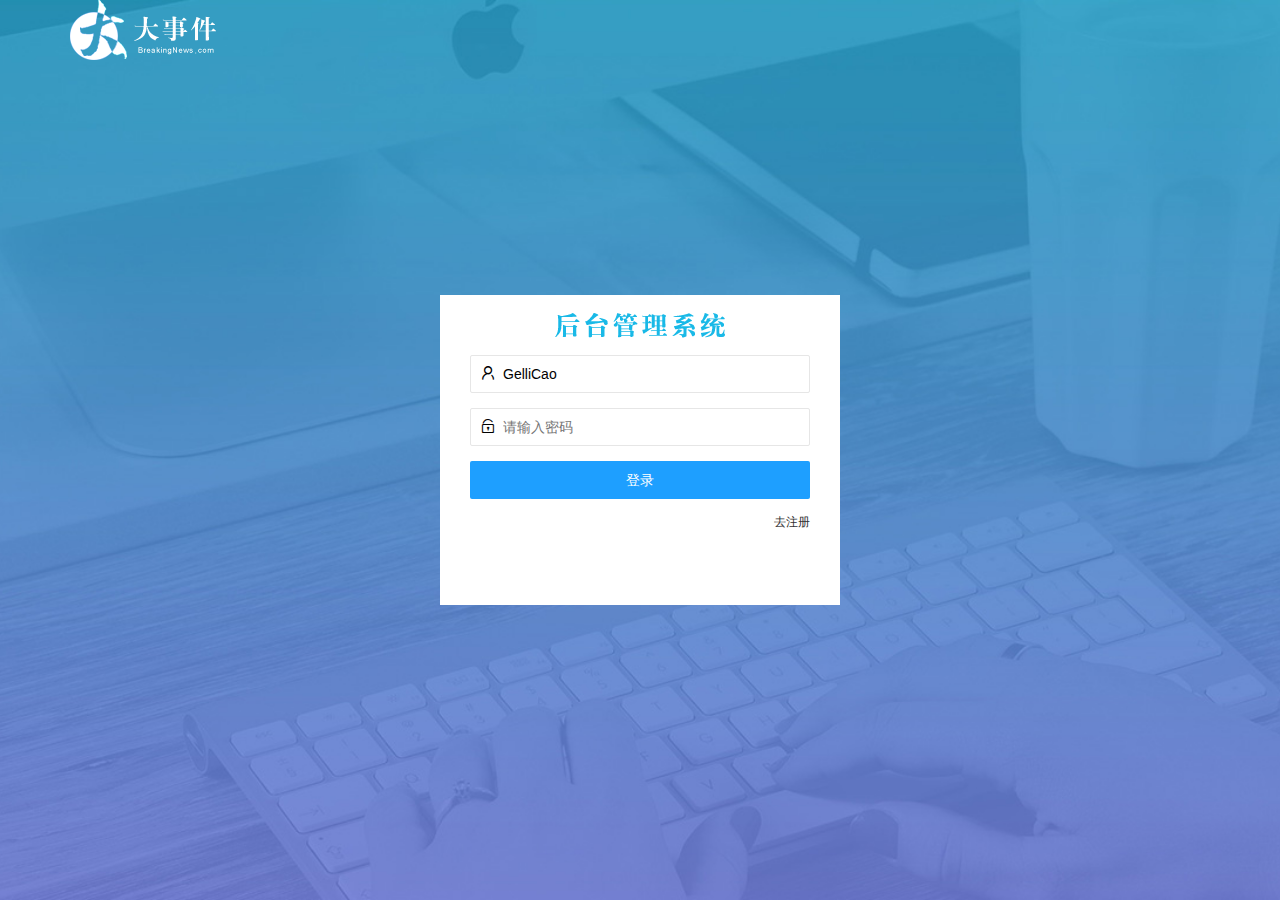
<file: login.html>
<!DOCTYPE html>
<html lang="en">
<head>
    <meta charset="UTF-8">
    <meta name="viewport" content="width=device-width, initial-scale=1.0">
    <title>登录页面</title>
    <link rel="stylesheet" href="/assets/lib/layui/css/layui.css">    
    <link rel="stylesheet" href="/assets/css/login.css">

</head>
<body>
    <!-- logo部分 -->
    <div class="logo layui-main">
        <img src="/assets/images/logo.png" alt="">
    </div>

    <!-- 登录和注册部分 -->
    <div class="loginAndRegBox">
        <!-- 登录部分 顶部图片 -->
        <div class="title-box"></div>
        <!-- 下面的登录注册区 -->
        <!-- 登录 -->
        <div class="login-box">
            <form class="layui-form" id="form_login">
                <div class="layui-form-item">
                    <i class="layui-icon layui-icon-username"></i>
                    <input type="text" name="username" required  lay-verify="required" placeholder="请输入用户名" autocomplete="off" class="layui-input" value="GelliCao">
                </div>
                <div class="layui-form-item">
                    <i class="layui-icon layui-icon-password"></i>
                    <input type="password" name="password" required lay-verify="required|pwd" placeholder="请输入密码" autocomplete="off" class="layui-input">
                </div>
                <div class="layui-form-item">
                    <button class="layui-btn layui-btn-fluid layui-btn-normal" lay-submit lay-filter="formDemo">登录</button>
                </div>
                <div class="layui-form-item links">
                    <a href="javascript:;" id="link_reg">去注册</a>
                </div>
              </form>
        </div>

        <!-- 注册 -->
        <div class="reg-box">
            <form class="layui-form" id="form_reg">
                <div class="layui-form-item">
                    <i class="layui-icon layui-icon-username"></i>
                    <input type="text" name="username" required  lay-verify="required" placeholder="请输入用户名" autocomplete="off" class="layui-input">
                </div>
                <div class="layui-form-item">
                    <i class="layui-icon layui-icon-password"></i>
                    <input type="password" name="password" required lay-verify="required|pwd" placeholder="请输入密码" autocomplete="off" class="layui-input">
                </div>
                <div class="layui-form-item">
                    <i class="layui-icon layui-icon-password"></i>
                    <input type="password" name="repassword" required lay-verify="required|repwd" placeholder="再次输入密码" autocomplete="off" class="layui-input">
                </div>
                <div class="layui-form-item">
                    <button class="layui-btn layui-btn-fluid layui-btn-normal" lay-submit lay-filter="formDemo">注册</button>
                </div>
                <div class="layui-form-item links">
                    <a href="javascript:;" id="link_login">去登录</a>
                </div>
              </form>
        </div>
    </div>

    <!-- 导入layui的js文件 -->
    <script src="/assets/lib/layui/layui.all.js"></script>
    <!-- 引入jQuery -->
    <script src="/assets/lib/jquery.js"></script>
    <!-- 导入自己封装的API函数 -->
    <script src="/assets/js/baseAPI.js"></script>
    <!-- 页面登录逻辑 -->
    <script src="/assets/js/login.js"></script>
</body>
</html>
</file>
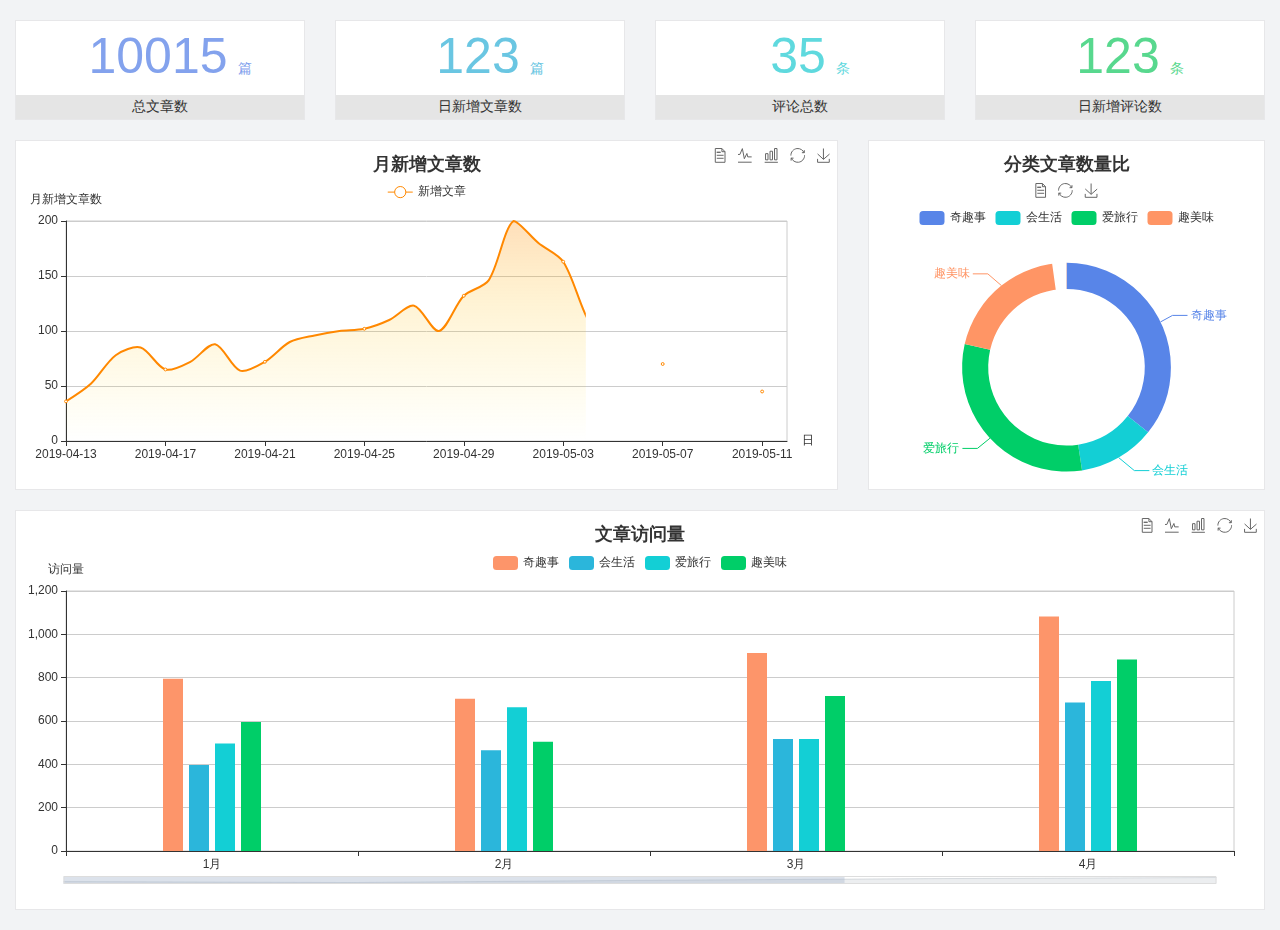
<file: home/dashboard.html>
<!DOCTYPE html>
<html lang="en">

<head>
  <meta charset="UTF-8">
  <meta name="viewport" content="width=device-width, initial-scale=1.0">
  <meta http-equiv="X-UA-Compatible" content="ie=edge">
  <title>图表统计</title>
  <link rel="stylesheet" href="../../assets/lib/bootstrap.css" />
  <link rel="stylesheet" href="../../assets/lib/main.css" />
  <script src="../../assets/lib/jquery.js"></script>
  <script type="text/javascript" src="../../assets/lib/echarts.min.js"></script>
</head>

<body>
  <div class="container-fluid">
    <div class="row spannel_list">
      <div class="col-sm-3 col-xs-6">
        <div class="spannel">
          <em>10015</em><span>篇</span>
          <b>总文章数</b>
        </div>
      </div>
      <div class="col-sm-3 col-xs-6">
        <div class="spannel scolor01">
          <em>123</em><span>篇</span>
          <b>日新增文章数</b>
        </div>
      </div>
      <div class="col-sm-3 col-xs-6">
        <div class="spannel scolor02">
          <em>35</em><span>条</span>
          <b>评论总数</b>
        </div>
      </div>
      <div class="col-sm-3 col-xs-6">
        <div class="spannel scolor03">
          <em>123</em><span>条</span>
          <b>日新增评论数</b>
        </div>
      </div>
    </div>
  </div>

  <div class="container-fluid">
    <div class="row curve-pie">
      <div class="col-lg-8 col-md-8">
        <div class="gragh_pannel" id="curve_show"></div>
      </div>
      <div class="col-lg-4 col-md-4">
        <div class="gragh_pannel" id="pie_show"></div>
      </div>
    </div>
  </div>

  <div class="container-fluid">
    <div class="column_pannel" id="column_show"></div>
  </div>

  <script>
    var oChart = echarts.init(document.getElementById('curve_show'));
    var aList_all = [
      { 'count': 36, 'date': '2019-04-13' },
      { 'count': 52, 'date': '2019-04-14' },
      { 'count': 78, 'date': '2019-04-15' },
      { 'count': 85, 'date': '2019-04-16' },
      { 'count': 65, 'date': '2019-04-17' },
      { 'count': 72, 'date': '2019-04-18' },
      { 'count': 88, 'date': '2019-04-19' },
      { 'count': 64, 'date': '2019-04-20' },
      { 'count': 72, 'date': '2019-04-21' },
      { 'count': 90, 'date': '2019-04-22' },
      { 'count': 96, 'date': '2019-04-23' },
      { 'count': 100, 'date': '2019-04-24' },
      { 'count': 102, 'date': '2019-04-25' },
      { 'count': 110, 'date': '2019-04-26' },
      { 'count': 123, 'date': '2019-04-27' },
      { 'count': 100, 'date': '2019-04-28' },
      { 'count': 132, 'date': '2019-04-29' },
      { 'count': 146, 'date': '2019-04-30' },
      { 'count': 200, 'date': '2019-05-01' },
      { 'count': 180, 'date': '2019-05-02' },
      { 'count': 163, 'date': '2019-05-03' },
      { 'count': 110, 'date': '2019-05-04' },
      { 'count': 80, 'date': '2019-05-05' },
      { 'count': 82, 'date': '2019-05-06' },
      { 'count': 70, 'date': '2019-05-07' },
      { 'count': 65, 'date': '2019-05-08' },
      { 'count': 54, 'date': '2019-05-09' },
      { 'count': 40, 'date': '2019-05-10' },
      { 'count': 45, 'date': '2019-05-11' },
      { 'count': 38, 'date': '2019-05-12' },
    ];

    let aCount = [];
    let aDate = [];

    for (var i = 0; i < aList_all.length; i++) {
      aCount.push(aList_all[i].count);
      aDate.push(aList_all[i].date);
    }

    var chartopt = {
      title: {
        text: '月新增文章数',
        left: 'center',
        top: '10'
      },
      tooltip: {
        trigger: 'axis'
      },
      legend: {
        data: ['新增文章'],
        top: '40'
      },
      toolbox: {
        show: true,
        feature: {
          mark: { show: true },
          dataView: { show: true, readOnly: false },
          magicType: { show: true, type: ['line', 'bar'] },
          restore: { show: true },
          saveAsImage: { show: true }
        }
      },
      calculable: true,
      xAxis: [
        {
          name: '日',
          type: 'category',
          boundaryGap: false,
          data: aDate
        }
      ],
      yAxis: [
        {
          name: '月新增文章数',
          type: 'value'
        }
      ],
      series: [
        {
          name: '新增文章',
          type: 'line',
          smooth: true,
          itemStyle: { normal: { areaStyle: { type: 'default' }, color: '#f80' }, lineStyle: { color: '#f80' } },
          data: aCount
        }],
      areaStyle: {
        normal: {
          color: new echarts.graphic.LinearGradient(0, 0, 0, 1, [{
            offset: 0,
            color: 'rgba(255,136,0,0.39)'
          }, {
            offset: .34,
            color: 'rgba(255,180,0,0.25)'
          }, {
            offset: 1,
            color: 'rgba(255,222,0,0.00)'
          }])

        }
      },
      grid: {
        show: true,
        x: 50,
        x2: 50,
        y: 80,
        height: 220
      }
    };

    oChart.setOption(chartopt);


    var oPie = echarts.init(document.getElementById('pie_show'));
    var oPieopt =
    {
      title: {
        top: 10,
        text: '分类文章数量比',
        x: 'center'
      },
      tooltip: {
        trigger: 'item',
        formatter: "{a} <br/>{b} : {c} ({d}%)"
      },
      color: ['#5885e8', '#13cfd5', '#00ce68', '#ff9565'],
      legend: {
        x: 'center',
        top: 65,
        data: ['奇趣事', '会生活', '爱旅行', '趣美味']
      },
      toolbox: {
        show: true,
        x: 'center',
        top: 35,
        feature: {
          mark: { show: true },
          dataView: { show: true, readOnly: false },
          magicType: {
            show: true,
            type: ['pie', 'funnel'],
            option: {
              funnel: {
                x: '25%',
                width: '50%',
                funnelAlign: 'left',
                max: 1548
              }
            }
          },
          restore: { show: true },
          saveAsImage: { show: true }
        }
      },
      calculable: true,
      series: [
        {
          name: '访问来源',
          type: 'pie',
          radius: ['45%', '60%'],
          center: ['50%', '65%'],
          data: [
            { value: 300, name: '奇趣事' },
            { value: 100, name: '会生活' },
            { value: 260, name: '爱旅行' },
            { value: 180, name: '趣美味' }
          ]
        }
      ]
    };
    oPie.setOption(oPieopt);



    var oColumn = this.echarts.init(document.getElementById('column_show'));
    var oColumnopt =
    {
      title: {
        text: '文章访问量',
        left: 'center',
        top: '10'
      },
      tooltip: {
        trigger: 'axis'
      },
      legend: {
        data: ['奇趣事', '会生活', '爱旅行', '趣美味'],
        top: '40'
      },
      toolbox: {
        show: true,
        feature: {
          mark: { show: true },
          dataView: { show: true, readOnly: false },
          magicType: { show: true, type: ['line', 'bar'] },
          restore: { show: true },
          saveAsImage: { show: true }
        }
      },
      calculable: true,
      xAxis: [
        {
          type: 'category',
          data: ['1月', '2月', '3月', '4月', '5月']
        }
      ],
      yAxis: [
        {
          name: '访问量',
          type: 'value'
        }
      ],
      series: [
        {
          name: '奇趣事',
          type: 'bar',
          barWidth: 20,
          itemStyle: {
            normal: { areaStyle: { type: 'default' }, color: '#fd956a' }
          },
          data: [800, 708, 920, 1090, 1200]
        },
        {
          name: '会生活',
          type: 'bar',
          barWidth: 20,
          itemStyle: {
            normal: { areaStyle: { type: 'default' }, color: '#2bb6db' }
          },
          data: [400, 468, 520, 690, 800]
        },
        {
          name: '爱旅行',
          type: 'bar',
          barWidth: 20,
          itemStyle: {
            normal: { areaStyle: { type: 'default' }, color: '#13cfd5' }
          },
          data: [500, 668, 520, 790, 900]
        },
        {
          name: '趣美味',
          type: 'bar',
          barWidth: 20,
          itemStyle: {
            normal: { areaStyle: { type: 'default' }, color: '#00ce68' }
          },
          data: [600, 508, 720, 890, 1000]
        }
      ],
      grid: {
        show: true,
        x: 50,
        x2: 30,
        y: 80,
        height: 260
      },
      dataZoom: [//给x轴设置滚动条
        {
          start: 0,//默认为0
          end: 100 - 1000 / 31,//默认为100
          type: 'slider',
          show: true,
          xAxisIndex: [0],
          handleSize: 0,//滑动条的 左右2个滑动条的大小
          height: 8,//组件高度
          left: 45, //左边的距离
          right: 50,//右边的距离
          bottom: 26,//右边的距离
          handleColor: '#ddd',//h滑动图标的颜色
          handleStyle: {
            borderColor: "#cacaca",
            borderWidth: "1",
            shadowBlur: 2,
            background: "#ddd",
            shadowColor: "#ddd",
          }
        }]
    };
    oColumn.setOption(oColumnopt);
  </script>
</body>

</html>
</file>
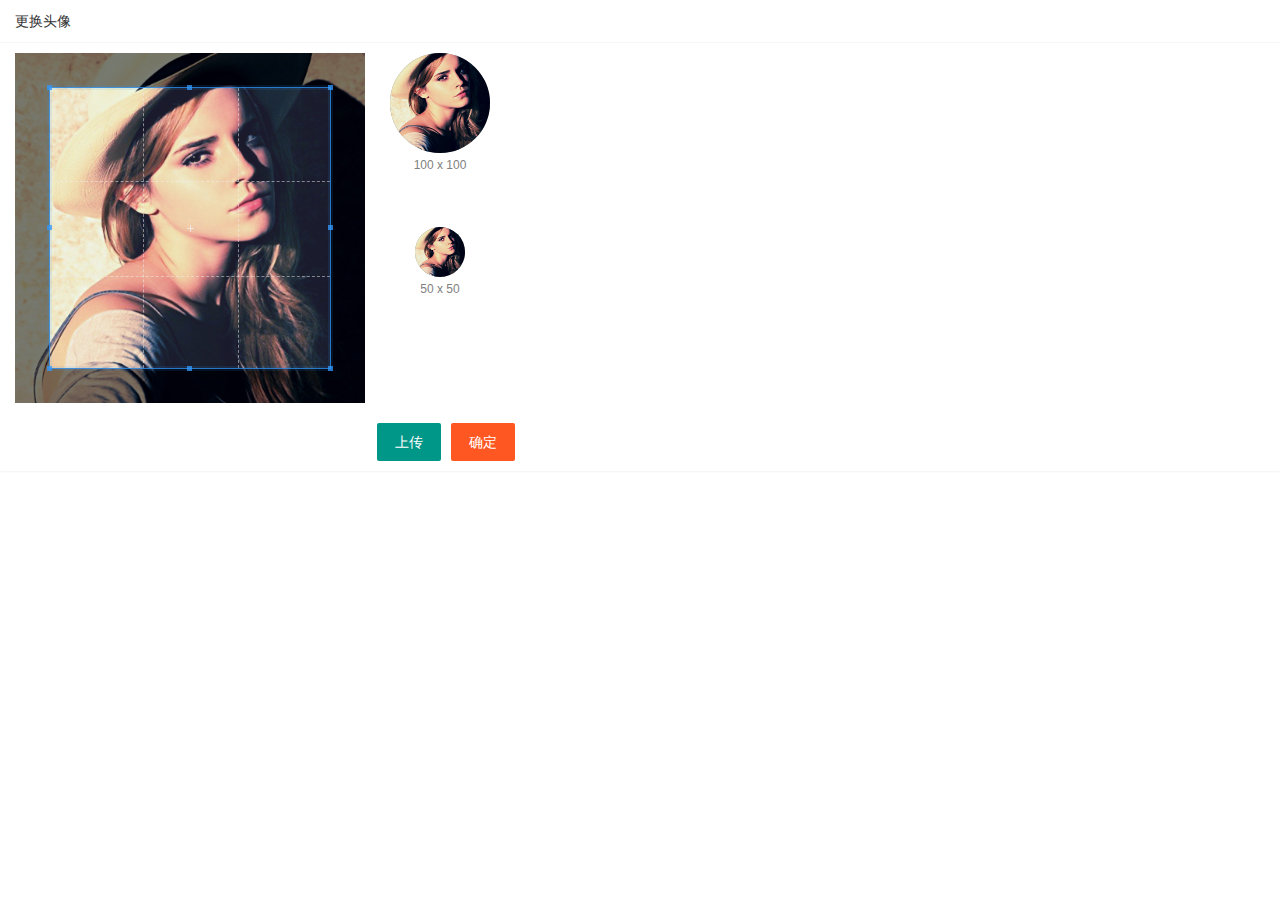
<file: user/user_avatar.html>
<!DOCTYPE html>
<html lang="en">
<head>
    <meta charset="UTF-8">
    <meta name="viewport" content="width=device-width, initial-scale=1.0">
    <title>Document</title>
    <link rel="stylesheet" href="/assets/lib/layui/css/layui.css">
    <link rel="stylesheet" href="/assets/lib/cropper/cropper.css" />
    <link rel="stylesheet" href="/assets/css/user/user_avatar.css">
</head>
<body>
    <div class="layui-card">
        <div class="layui-card-header">更换头像</div>
        <div class="layui-card-body">
            <!-- 第一行的图片裁剪和预览区域 -->
            <div class="row1">
                <!-- 图片裁剪区域 -->
                <div class="cropper-box">
                <!-- 这个 img 标签很重要，将来会把它初始化为裁剪区域 -->
                <img id="image" src="/assets/images/sample.jpg" />
                </div>
                <!-- 图片的预览区域 -->
                <div class="preview-box">
                <div>
                    <!-- 宽高为 100px 的预览区域 -->
                    <div class="img-preview w100"></div>
                    <p class="size">100 x 100</p>
                </div>
                <div>
                    <!-- 宽高为 50px 的预览区域 -->
                    <div class="img-preview w50"></div>
                    <p class="size">50 x 50</p>
                </div>
                </div>
            </div>
            <!-- 第二行的按钮区域 -->
            <div class="row2">
                <input type="file" id="file" accept="image/png,image/jpeg">
                <button type="button" class="layui-btn" id="btnChooseImage">上传</button>
                <button type="button" class="layui-btn layui-btn-danger" id="btnUpload">确定</button>
            </div>
        </div>
      </div>


    <script src="/assets/lib/jquery.js"></script>
    <script src="/assets/lib/layui/layui.all.js"></script>
    <script src="/assets/lib/cropper/Cropper.js"></script>
    <script src="/assets/lib/cropper/jquery-cropper.js"></script>
    <script src="/assets/js/baseAPI.js"></script>
    <script src="/assets/js/user/user_avatar.js"></script>

</body>
</html>
</file>
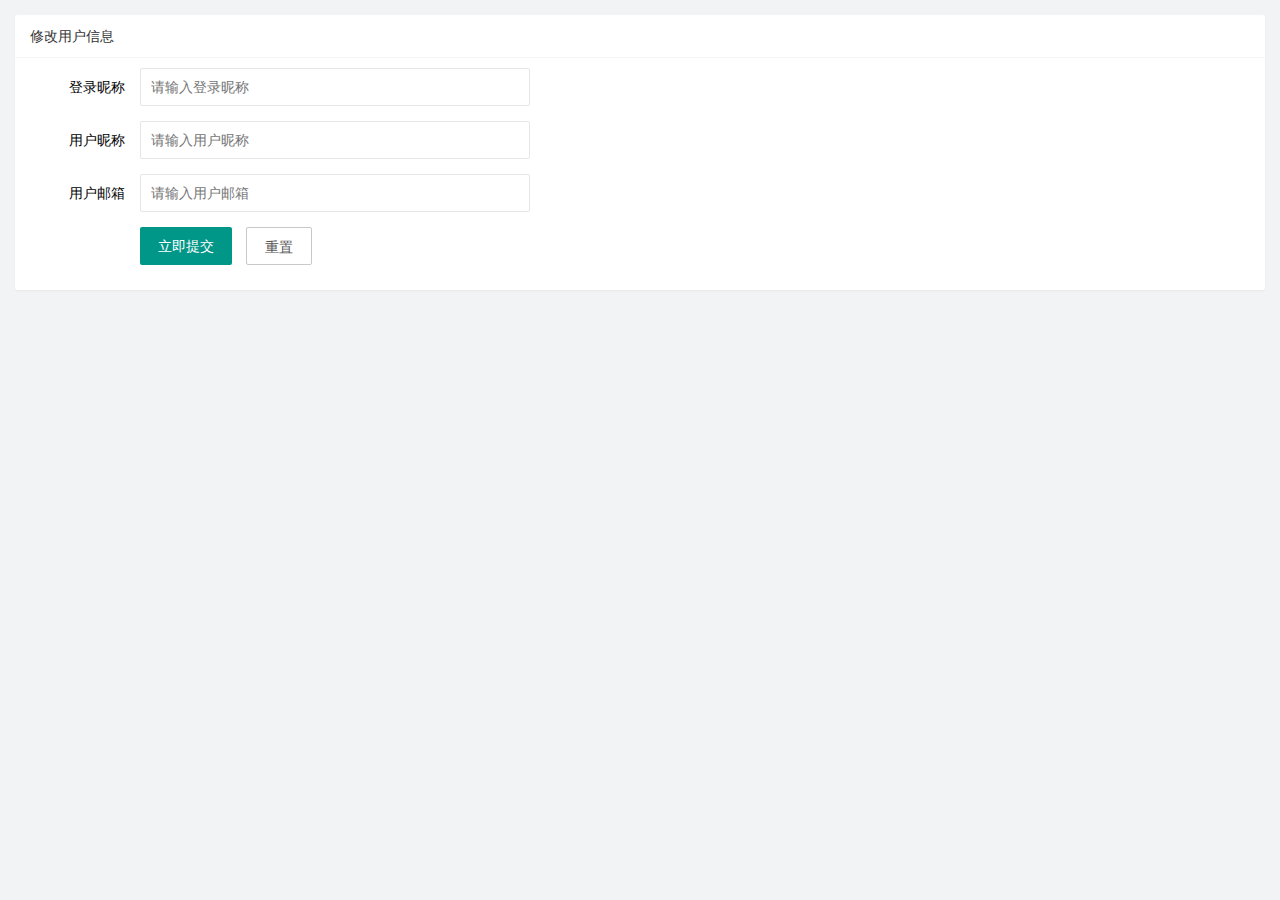
<file: user/user_info.html>
<!DOCTYPE html>
<html lang="en">
<head>
    <meta charset="UTF-8">
    <meta name="viewport" content="width=device-width, initial-scale=1.0">
    <title>Document</title>
    <link rel="stylesheet" href="/assets/lib/layui/css/layui.css">
    <link rel="stylesheet" href="/assets/css/user/user_info.css">
</head>
<body>
    <div class="layui-card">
        <div class="layui-card-header">修改用户信息</div>
        <div class="layui-card-body">
          <form action="" class="layui-form" lay-filter="formUserInfo">
            <input type="hidden" name="id" >
            <div class="layui-form-item">
              <label class="layui-form-label">登录昵称</label>
              <div class="layui-input-block">
                <input type="text" name="username" required  lay-verify="required" placeholder="请输入登录昵称" autocomplete="off" class="layui-input" readonly  >
              </div>
            </div>
            <div class="layui-form-item">
              <label class="layui-form-label">用户昵称</label>
              <div class="layui-input-block">
                <input type="text" name="nickname" required  lay-verify="required|nickname" placeholder="请输入用户昵称" autocomplete="off" class="layui-input">
              </div>
            </div>
            <div class="layui-form-item">
              <label class="layui-form-label">用户邮箱</label>
              <div class="layui-input-block">
                <input type="text" name="email" required  lay-verify="required|email" placeholder="请输入用户邮箱" autocomplete="off" class="layui-input">
              </div>
            </div>
            <div class="layui-form-item">
              <div class="layui-input-block">
                <button class="layui-btn" lay-submit lay-filter="formDemo">立即提交</button>
                <button type="reset" class="layui-btn layui-btn-primary" id="btnReset">重置</button>
              </div>
            </div>
          </form>
        </div>
      </div>

      <script src="/assets/lib/jquery.js"></script>
      <script src="/assets/lib/layui/layui.all.js"></script>
      <script src="/assets/js/baseAPI.js"></script>
      <script src="/assets/js/user/user_info.js"></script>
</body>
</html>
</file>
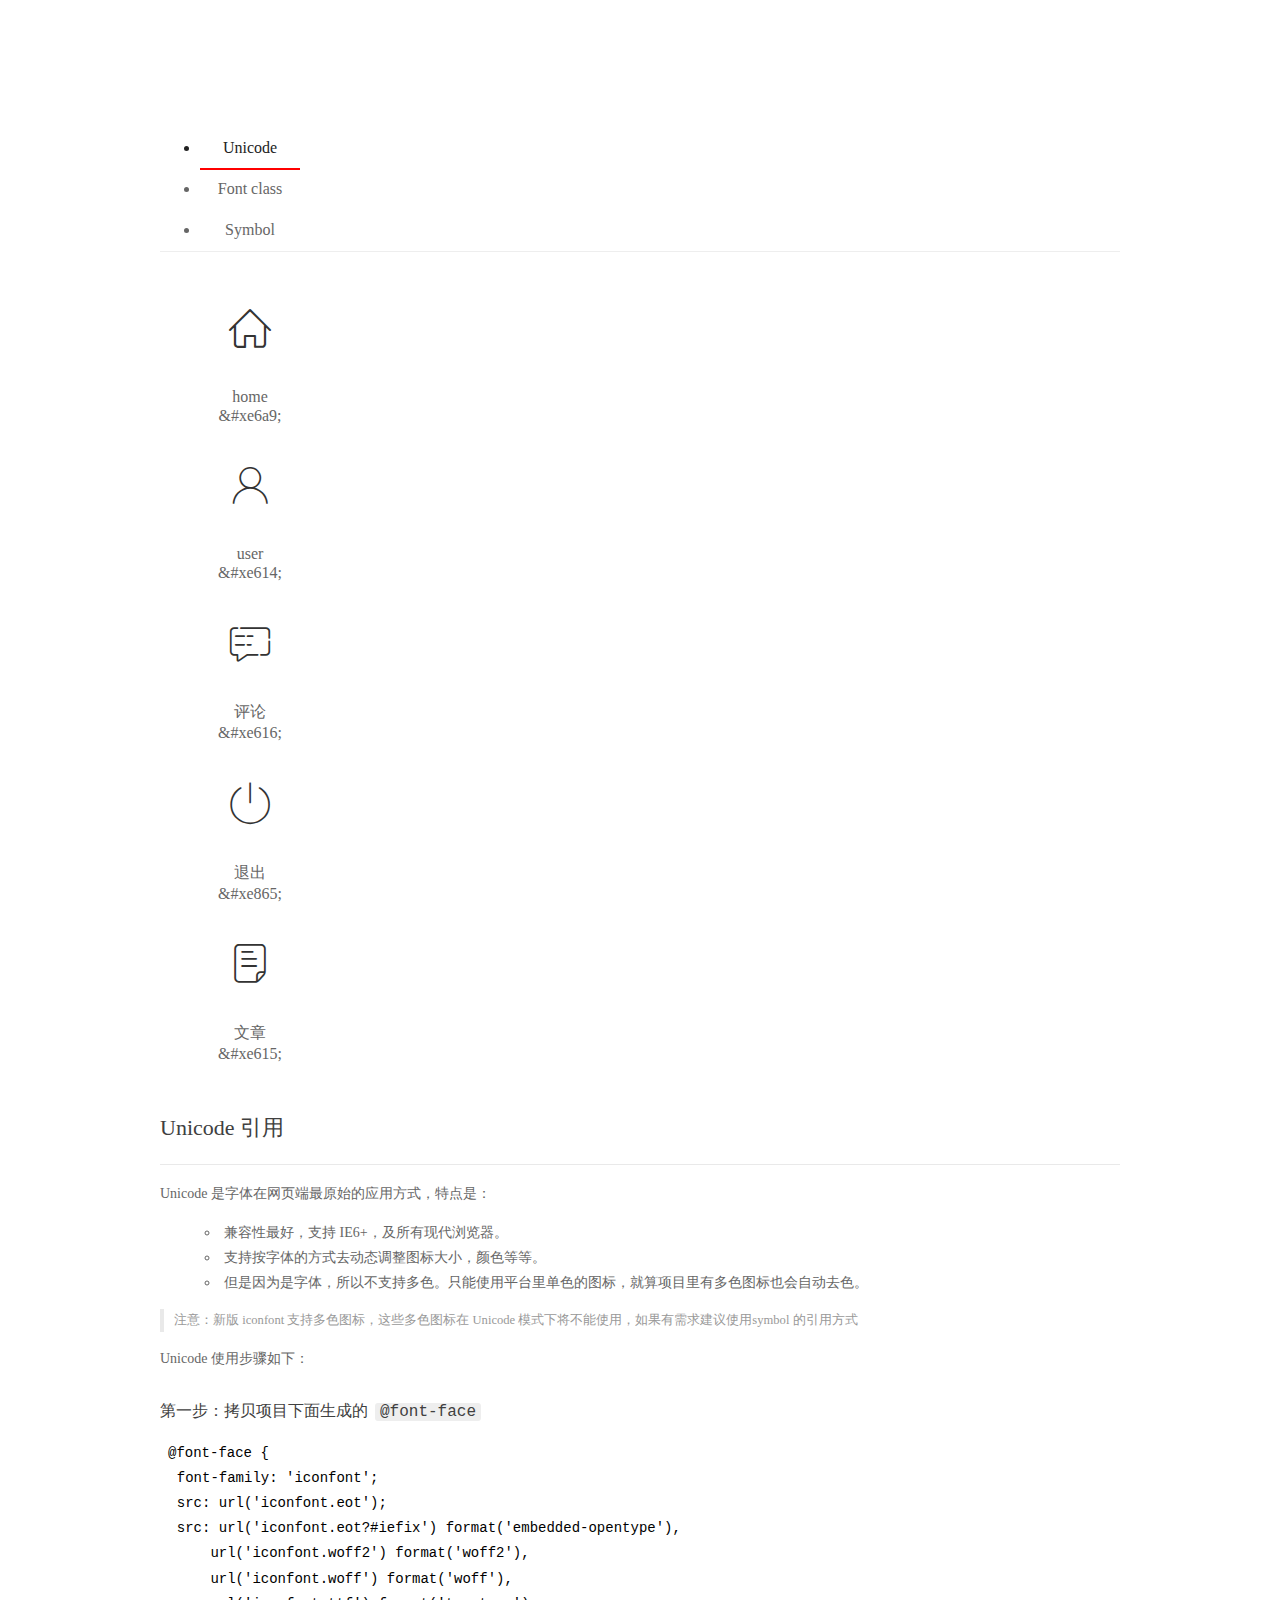
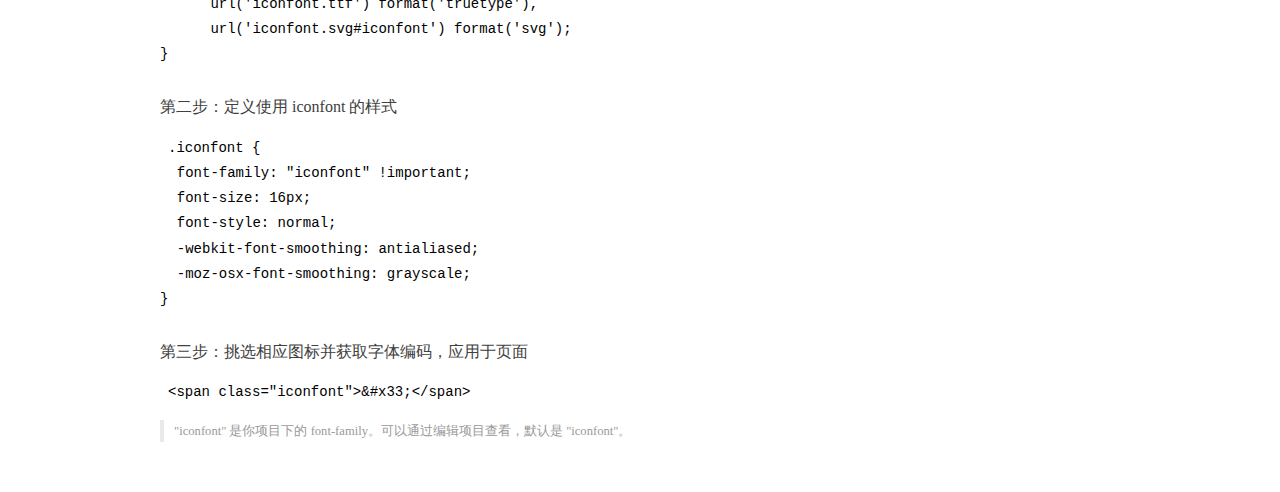
<file: assets/fonts/demo_index.html>
<!DOCTYPE html>
<html>
<head>
  <meta charset="utf-8"/>
  <title>IconFont Demo</title>
  <link rel="shortcut icon" href="https://gtms04.alicdn.com/tps/i4/TB1_oz6GVXXXXaFXpXXJDFnIXXX-64-64.ico" type="image/x-icon"/>
  <link rel="stylesheet" href="https://g.alicdn.com/thx/cube/1.3.2/cube.min.css">
  <link rel="stylesheet" href="demo.css">
  <link rel="stylesheet" href="iconfont.css">
  <script src="iconfont.js"></script>
  <!-- jQuery -->
  <script src="https://a1.alicdn.com/oss/uploads/2018/12/26/7bfddb60-08e8-11e9-9b04-53e73bb6408b.js"></script>
  <!-- 代码高亮 -->
  <script src="https://a1.alicdn.com/oss/uploads/2018/12/26/a3f714d0-08e6-11e9-8a15-ebf944d7534c.js"></script>
</head>
<body>
  <div class="main">
    <h1 class="logo"><a href="https://www.iconfont.cn/" title="iconfont 首页" target="_blank">&#xe86b;</a></h1>
    <div class="nav-tabs">
      <ul id="tabs" class="dib-box">
        <li class="dib active"><span>Unicode</span></li>
        <li class="dib"><span>Font class</span></li>
        <li class="dib"><span>Symbol</span></li>
      </ul>
      
    </div>
    <div class="tab-container">
      <div class="content unicode" style="display: block;">
          <ul class="icon_lists dib-box">
          
            <li class="dib">
              <span class="icon iconfont">&#xe6a9;</span>
                <div class="name">home</div>
                <div class="code-name">&amp;#xe6a9;</div>
              </li>
          
            <li class="dib">
              <span class="icon iconfont">&#xe614;</span>
                <div class="name">user</div>
                <div class="code-name">&amp;#xe614;</div>
              </li>
          
            <li class="dib">
              <span class="icon iconfont">&#xe616;</span>
                <div class="name">评论</div>
                <div class="code-name">&amp;#xe616;</div>
              </li>
          
            <li class="dib">
              <span class="icon iconfont">&#xe865;</span>
                <div class="name">退出</div>
                <div class="code-name">&amp;#xe865;</div>
              </li>
          
            <li class="dib">
              <span class="icon iconfont">&#xe615;</span>
                <div class="name">文章</div>
                <div class="code-name">&amp;#xe615;</div>
              </li>
          
          </ul>
          <div class="article markdown">
          <h2 id="unicode-">Unicode 引用</h2>
          <hr>

          <p>Unicode 是字体在网页端最原始的应用方式，特点是：</p>
          <ul>
            <li>兼容性最好，支持 IE6+，及所有现代浏览器。</li>
            <li>支持按字体的方式去动态调整图标大小，颜色等等。</li>
            <li>但是因为是字体，所以不支持多色。只能使用平台里单色的图标，就算项目里有多色图标也会自动去色。</li>
          </ul>
          <blockquote>
            <p>注意：新版 iconfont 支持多色图标，这些多色图标在 Unicode 模式下将不能使用，如果有需求建议使用symbol 的引用方式</p>
          </blockquote>
          <p>Unicode 使用步骤如下：</p>
          <h3 id="-font-face">第一步：拷贝项目下面生成的 <code>@font-face</code></h3>
<pre><code class="language-css"
>@font-face {
  font-family: 'iconfont';
  src: url('iconfont.eot');
  src: url('iconfont.eot?#iefix') format('embedded-opentype'),
      url('iconfont.woff2') format('woff2'),
      url('iconfont.woff') format('woff'),
      url('iconfont.ttf') format('truetype'),
      url('iconfont.svg#iconfont') format('svg');
}
</code></pre>
          <h3 id="-iconfont-">第二步：定义使用 iconfont 的样式</h3>
<pre><code class="language-css"
>.iconfont {
  font-family: "iconfont" !important;
  font-size: 16px;
  font-style: normal;
  -webkit-font-smoothing: antialiased;
  -moz-osx-font-smoothing: grayscale;
}
</code></pre>
          <h3 id="-">第三步：挑选相应图标并获取字体编码，应用于页面</h3>
<pre>
<code class="language-html"
>&lt;span class="iconfont"&gt;&amp;#x33;&lt;/span&gt;
</code></pre>
          <blockquote>
            <p>"iconfont" 是你项目下的 font-family。可以通过编辑项目查看，默认是 "iconfont"。</p>
          </blockquote>
          </div>
      </div>
      <div class="content font-class">
        <ul class="icon_lists dib-box">
          
          <li class="dib">
            <span class="icon iconfont icon-home"></span>
            <div class="name">
              home
            </div>
            <div class="code-name">.icon-home
            </div>
          </li>
          
          <li class="dib">
            <span class="icon iconfont icon-user"></span>
            <div class="name">
              user
            </div>
            <div class="code-name">.icon-user
            </div>
          </li>
          
          <li class="dib">
            <span class="icon iconfont icon-pinglun"></span>
            <div class="name">
              评论
            </div>
            <div class="code-name">.icon-pinglun
            </div>
          </li>
          
          <li class="dib">
            <span class="icon iconfont icon-tuichu"></span>
            <div class="name">
              退出
            </div>
            <div class="code-name">.icon-tuichu
            </div>
          </li>
          
          <li class="dib">
            <span class="icon iconfont icon-16"></span>
            <div class="name">
              文章
            </div>
            <div class="code-name">.icon-16
            </div>
          </li>
          
        </ul>
        <div class="article markdown">
        <h2 id="font-class-">font-class 引用</h2>
        <hr>

        <p>font-class 是 Unicode 使用方式的一种变种，主要是解决 Unicode 书写不直观，语意不明确的问题。</p>
        <p>与 Unicode 使用方式相比，具有如下特点：</p>
        <ul>
          <li>兼容性良好，支持 IE8+，及所有现代浏览器。</li>
          <li>相比于 Unicode 语意明确，书写更直观。可以很容易分辨这个 icon 是什么。</li>
          <li>因为使用 class 来定义图标，所以当要替换图标时，只需要修改 class 里面的 Unicode 引用。</li>
          <li>不过因为本质上还是使用的字体，所以多色图标还是不支持的。</li>
        </ul>
        <p>使用步骤如下：</p>
        <h3 id="-fontclass-">第一步：引入项目下面生成的 fontclass 代码：</h3>
<pre><code class="language-html">&lt;link rel="stylesheet" href="./iconfont.css"&gt;
</code></pre>
        <h3 id="-">第二步：挑选相应图标并获取类名，应用于页面：</h3>
<pre><code class="language-html">&lt;span class="iconfont icon-xxx"&gt;&lt;/span&gt;
</code></pre>
        <blockquote>
          <p>"
            iconfont" 是你项目下的 font-family。可以通过编辑项目查看，默认是 "iconfont"。</p>
        </blockquote>
      </div>
      </div>
      <div class="content symbol">
          <ul class="icon_lists dib-box">
          
            <li class="dib">
                <svg class="icon svg-icon" aria-hidden="true">
                  <use xlink:href="#icon-home"></use>
                </svg>
                <div class="name">home</div>
                <div class="code-name">#icon-home</div>
            </li>
          
            <li class="dib">
                <svg class="icon svg-icon" aria-hidden="true">
                  <use xlink:href="#icon-user"></use>
                </svg>
                <div class="name">user</div>
                <div class="code-name">#icon-user</div>
            </li>
          
            <li class="dib">
                <svg class="icon svg-icon" aria-hidden="true">
                  <use xlink:href="#icon-pinglun"></use>
                </svg>
                <div class="name">评论</div>
                <div class="code-name">#icon-pinglun</div>
            </li>
          
            <li class="dib">
                <svg class="icon svg-icon" aria-hidden="true">
                  <use xlink:href="#icon-tuichu"></use>
                </svg>
                <div class="name">退出</div>
                <div class="code-name">#icon-tuichu</div>
            </li>
          
            <li class="dib">
                <svg class="icon svg-icon" aria-hidden="true">
                  <use xlink:href="#icon-16"></use>
                </svg>
                <div class="name">文章</div>
                <div class="code-name">#icon-16</div>
            </li>
          
          </ul>
          <div class="article markdown">
          <h2 id="symbol-">Symbol 引用</h2>
          <hr>

          <p>这是一种全新的使用方式，应该说这才是未来的主流，也是平台目前推荐的用法。相关介绍可以参考这篇<a href="">文章</a>
            这种用法其实是做了一个 SVG 的集合，与另外两种相比具有如下特点：</p>
          <ul>
            <li>支持多色图标了，不再受单色限制。</li>
            <li>通过一些技巧，支持像字体那样，通过 <code>font-size</code>, <code>color</code> 来调整样式。</li>
            <li>兼容性较差，支持 IE9+，及现代浏览器。</li>
            <li>浏览器渲染 SVG 的性能一般，还不如 png。</li>
          </ul>
          <p>使用步骤如下：</p>
          <h3 id="-symbol-">第一步：引入项目下面生成的 symbol 代码：</h3>
<pre><code class="language-html">&lt;script src="./iconfont.js"&gt;&lt;/script&gt;
</code></pre>
          <h3 id="-css-">第二步：加入通用 CSS 代码（引入一次就行）：</h3>
<pre><code class="language-html">&lt;style&gt;
.icon {
  width: 1em;
  height: 1em;
  vertical-align: -0.15em;
  fill: currentColor;
  overflow: hidden;
}
&lt;/style&gt;
</code></pre>
          <h3 id="-">第三步：挑选相应图标并获取类名，应用于页面：</h3>
<pre><code class="language-html">&lt;svg class="icon" aria-hidden="true"&gt;
  &lt;use xlink:href="#icon-xxx"&gt;&lt;/use&gt;
&lt;/svg&gt;
</code></pre>
          </div>
      </div>

    </div>
  </div>
  <script>
  $(document).ready(function () {
      $('.tab-container .content:first').show()

      $('#tabs li').click(function (e) {
        var tabContent = $('.tab-container .content')
        var index = $(this).index()

        if ($(this).hasClass('active')) {
          return
        } else {
          $('#tabs li').removeClass('active')
          $(this).addClass('active')

          tabContent.hide().eq(index).fadeIn()
        }
      })
    })
  </script>
</body>
</html>
</file>
<file: assets/lib/layui/css/layui.css>
/** layui-v2.5.5 MIT License By https://www.layui.com */
 .layui-inline,img{display:inline-block;vertical-align:middle}h1,h2,h3,h4,h5,h6{font-weight:400}.layui-edge,.layui-header,.layui-inline,.layui-main{position:relative}.layui-body,.layui-edge,.layui-elip{overflow:hidden}.layui-btn,.layui-edge,.layui-inline,img{vertical-align:middle}.layui-btn,.layui-disabled,.layui-icon,.layui-unselect{-moz-user-select:none;-webkit-user-select:none;-ms-user-select:none}.layui-elip,.layui-form-checkbox span,.layui-form-pane .layui-form-label{text-overflow:ellipsis;white-space:nowrap}.layui-breadcrumb,.layui-tree-btnGroup{visibility:hidden}blockquote,body,button,dd,div,dl,dt,form,h1,h2,h3,h4,h5,h6,input,li,ol,p,pre,td,textarea,th,ul{margin:0;padding:0;-webkit-tap-highlight-color:rgba(0,0,0,0)}a:active,a:hover{outline:0}img{border:none}li{list-style:none}table{border-collapse:collapse;border-spacing:0}h4,h5,h6{font-size:100%}button,input,optgroup,option,select,textarea{font-family:inherit;font-size:inherit;font-style:inherit;font-weight:inherit;outline:0}pre{white-space:pre-wrap;white-space:-moz-pre-wrap;white-space:-pre-wrap;white-space:-o-pre-wrap;word-wrap:break-word}body{line-height:24px;font:14px Helvetica Neue,Helvetica,PingFang SC,Tahoma,Arial,sans-serif}hr{height:1px;margin:10px 0;border:0;clear:both}a{color:#333;text-decoration:none}a:hover{color:#777}a cite{font-style:normal;*cursor:pointer}.layui-border-box,.layui-border-box *{box-sizing:border-box}.layui-box,.layui-box *{box-sizing:content-box}.layui-clear{clear:both;*zoom:1}.layui-clear:after{content:'\20';clear:both;*zoom:1;display:block;height:0}.layui-inline{*display:inline;*zoom:1}.layui-edge{display:inline-block;width:0;height:0;border-width:6px;border-style:dashed;border-color:transparent}.layui-edge-top{top:-4px;border-bottom-color:#999;border-bottom-style:solid}.layui-edge-right{border-left-color:#999;border-left-style:solid}.layui-edge-bottom{top:2px;border-top-color:#999;border-top-style:solid}.layui-edge-left{border-right-color:#999;border-right-style:solid}.layui-disabled,.layui-disabled:hover{color:#d2d2d2!important;cursor:not-allowed!important}.layui-circle{border-radius:100%}.layui-show{display:block!important}.layui-hide{display:none!important}@font-face{font-family:layui-icon;src:url(../font/iconfont.eot?v=250);src:url(../font/iconfont.eot?v=250#iefix) format('embedded-opentype'),url(../font/iconfont.woff2?v=250) format('woff2'),url(../font/iconfont.woff?v=250) format('woff'),url(../font/iconfont.ttf?v=250) format('truetype'),url(../font/iconfont.svg?v=250#layui-icon) format('svg')}.layui-icon{font-family:layui-icon!important;font-size:16px;font-style:normal;-webkit-font-smoothing:antialiased;-moz-osx-font-smoothing:grayscale}.layui-icon-reply-fill:before{content:"\e611"}.layui-icon-set-fill:before{content:"\e614"}.layui-icon-menu-fill:before{content:"\e60f"}.layui-icon-search:before{content:"\e615"}.layui-icon-share:before{content:"\e641"}.layui-icon-set-sm:before{content:"\e620"}.layui-icon-engine:before{content:"\e628"}.layui-icon-close:before{content:"\1006"}.layui-icon-close-fill:before{content:"\1007"}.layui-icon-chart-screen:before{content:"\e629"}.layui-icon-star:before{content:"\e600"}.layui-icon-circle-dot:before{content:"\e617"}.layui-icon-chat:before{content:"\e606"}.layui-icon-release:before{content:"\e609"}.layui-icon-list:before{content:"\e60a"}.layui-icon-chart:before{content:"\e62c"}.layui-icon-ok-circle:before{content:"\1005"}.layui-icon-layim-theme:before{content:"\e61b"}.layui-icon-table:before{content:"\e62d"}.layui-icon-right:before{content:"\e602"}.layui-icon-left:before{content:"\e603"}.layui-icon-cart-simple:before{content:"\e698"}.layui-icon-face-cry:before{content:"\e69c"}.layui-icon-face-smile:before{content:"\e6af"}.layui-icon-survey:before{content:"\e6b2"}.layui-icon-tree:before{content:"\e62e"}.layui-icon-upload-circle:before{content:"\e62f"}.layui-icon-add-circle:before{content:"\e61f"}.layui-icon-download-circle:before{content:"\e601"}.layui-icon-templeate-1:before{content:"\e630"}.layui-icon-util:before{content:"\e631"}.layui-icon-face-surprised:before{content:"\e664"}.layui-icon-edit:before{content:"\e642"}.layui-icon-speaker:before{content:"\e645"}.layui-icon-down:before{content:"\e61a"}.layui-icon-file:before{content:"\e621"}.layui-icon-layouts:before{content:"\e632"}.layui-icon-rate-half:before{content:"\e6c9"}.layui-icon-add-circle-fine:before{content:"\e608"}.layui-icon-prev-circle:before{content:"\e633"}.layui-icon-read:before{content:"\e705"}.layui-icon-404:before{content:"\e61c"}.layui-icon-carousel:before{content:"\e634"}.layui-icon-help:before{content:"\e607"}.layui-icon-code-circle:before{content:"\e635"}.layui-icon-water:before{content:"\e636"}.layui-icon-username:before{content:"\e66f"}.layui-icon-find-fill:before{content:"\e670"}.layui-icon-about:before{content:"\e60b"}.layui-icon-location:before{content:"\e715"}.layui-icon-up:before{content:"\e619"}.layui-icon-pause:before{content:"\e651"}.layui-icon-date:before{content:"\e637"}.layui-icon-layim-uploadfile:before{content:"\e61d"}.layui-icon-delete:before{content:"\e640"}.layui-icon-play:before{content:"\e652"}.layui-icon-top:before{content:"\e604"}.layui-icon-friends:before{content:"\e612"}.layui-icon-refresh-3:before{content:"\e9aa"}.layui-icon-ok:before{content:"\e605"}.layui-icon-layer:before{content:"\e638"}.layui-icon-face-smile-fine:before{content:"\e60c"}.layui-icon-dollar:before{content:"\e659"}.layui-icon-group:before{content:"\e613"}.layui-icon-layim-download:before{content:"\e61e"}.layui-icon-picture-fine:before{content:"\e60d"}.layui-icon-link:before{content:"\e64c"}.layui-icon-diamond:before{content:"\e735"}.layui-icon-log:before{content:"\e60e"}.layui-icon-rate-solid:before{content:"\e67a"}.layui-icon-fonts-del:before{content:"\e64f"}.layui-icon-unlink:before{content:"\e64d"}.layui-icon-fonts-clear:before{content:"\e639"}.layui-icon-triangle-r:before{content:"\e623"}.layui-icon-circle:before{content:"\e63f"}.layui-icon-radio:before{content:"\e643"}.layui-icon-align-center:before{content:"\e647"}.layui-icon-align-right:before{content:"\e648"}.layui-icon-align-left:before{content:"\e649"}.layui-icon-loading-1:before{content:"\e63e"}.layui-icon-return:before{content:"\e65c"}.layui-icon-fonts-strong:before{content:"\e62b"}.layui-icon-upload:before{content:"\e67c"}.layui-icon-dialogue:before{content:"\e63a"}.layui-icon-video:before{content:"\e6ed"}.layui-icon-headset:before{content:"\e6fc"}.layui-icon-cellphone-fine:before{content:"\e63b"}.layui-icon-add-1:before{content:"\e654"}.layui-icon-face-smile-b:before{content:"\e650"}.layui-icon-fonts-html:before{content:"\e64b"}.layui-icon-form:before{content:"\e63c"}.layui-icon-cart:before{content:"\e657"}.layui-icon-camera-fill:before{content:"\e65d"}.layui-icon-tabs:before{content:"\e62a"}.layui-icon-fonts-code:before{content:"\e64e"}.layui-icon-fire:before{content:"\e756"}.layui-icon-set:before{content:"\e716"}.layui-icon-fonts-u:before{content:"\e646"}.layui-icon-triangle-d:before{content:"\e625"}.layui-icon-tips:before{content:"\e702"}.layui-icon-picture:before{content:"\e64a"}.layui-icon-more-vertical:before{content:"\e671"}.layui-icon-flag:before{content:"\e66c"}.layui-icon-loading:before{content:"\e63d"}.layui-icon-fonts-i:before{content:"\e644"}.layui-icon-refresh-1:before{content:"\e666"}.layui-icon-rmb:before{content:"\e65e"}.layui-icon-home:before{content:"\e68e"}.layui-icon-user:before{content:"\e770"}.layui-icon-notice:before{content:"\e667"}.layui-icon-login-weibo:before{content:"\e675"}.layui-icon-voice:before{content:"\e688"}.layui-icon-upload-drag:before{content:"\e681"}.layui-icon-login-qq:before{content:"\e676"}.layui-icon-snowflake:before{content:"\e6b1"}.layui-icon-file-b:before{content:"\e655"}.layui-icon-template:before{content:"\e663"}.layui-icon-auz:before{content:"\e672"}.layui-icon-console:before{content:"\e665"}.layui-icon-app:before{content:"\e653"}.layui-icon-prev:before{content:"\e65a"}.layui-icon-website:before{content:"\e7ae"}.layui-icon-next:before{content:"\e65b"}.layui-icon-component:before{content:"\e857"}.layui-icon-more:before{content:"\e65f"}.layui-icon-login-wechat:before{content:"\e677"}.layui-icon-shrink-right:before{content:"\e668"}.layui-icon-spread-left:before{content:"\e66b"}.layui-icon-camera:before{content:"\e660"}.layui-icon-note:before{content:"\e66e"}.layui-icon-refresh:before{content:"\e669"}.layui-icon-female:before{content:"\e661"}.layui-icon-male:before{content:"\e662"}.layui-icon-password:before{content:"\e673"}.layui-icon-senior:before{content:"\e674"}.layui-icon-theme:before{content:"\e66a"}.layui-icon-tread:before{content:"\e6c5"}.layui-icon-praise:before{content:"\e6c6"}.layui-icon-star-fill:before{content:"\e658"}.layui-icon-rate:before{content:"\e67b"}.layui-icon-template-1:before{content:"\e656"}.layui-icon-vercode:before{content:"\e679"}.layui-icon-cellphone:before{content:"\e678"}.layui-icon-screen-full:before{content:"\e622"}.layui-icon-screen-restore:before{content:"\e758"}.layui-icon-cols:before{content:"\e610"}.layui-icon-export:before{content:"\e67d"}.layui-icon-print:before{content:"\e66d"}.layui-icon-slider:before{content:"\e714"}.layui-icon-addition:before{content:"\e624"}.layui-icon-subtraction:before{content:"\e67e"}.layui-icon-service:before{content:"\e626"}.layui-icon-transfer:before{content:"\e691"}.layui-main{width:1140px;margin:0 auto}.layui-header{z-index:1000;height:60px}.layui-header a:hover{transition:all .5s;-webkit-transition:all .5s}.layui-side{position:fixed;left:0;top:0;bottom:0;z-index:999;width:200px;overflow-x:hidden}.layui-side-scroll{position:relative;width:220px;height:100%;overflow-x:hidden}.layui-body{position:absolute;left:200px;right:0;top:0;bottom:0;z-index:998;width:auto;overflow-y:auto;box-sizing:border-box}.layui-layout-body{overflow:hidden}.layui-layout-admin .layui-header{background-color:#23262E}.layui-layout-admin .layui-side{top:60px;width:200px;overflow-x:hidden}.layui-layout-admin .layui-body{position:fixed;top:60px;bottom:44px}.layui-layout-admin .layui-main{width:auto;margin:0 15px}.layui-layout-admin .layui-footer{position:fixed;left:200px;right:0;bottom:0;height:44px;line-height:44px;padding:0 15px;background-color:#eee}.layui-layout-admin .layui-logo{position:absolute;left:0;top:0;width:200px;height:100%;line-height:60px;text-align:center;color:#009688;font-size:16px}.layui-layout-admin .layui-header .layui-nav{background:0 0}.layui-layout-left{position:absolute!important;left:200px;top:0}.layui-layout-right{position:absolute!important;right:0;top:0}.layui-container{position:relative;margin:0 auto;padding:0 15px;box-sizing:border-box}.layui-fluid{position:relative;margin:0 auto;padding:0 15px}.layui-row:after,.layui-row:before{content:'';display:block;clear:both}.layui-col-lg1,.layui-col-lg10,.layui-col-lg11,.layui-col-lg12,.layui-col-lg2,.layui-col-lg3,.layui-col-lg4,.layui-col-lg5,.layui-col-lg6,.layui-col-lg7,.layui-col-lg8,.layui-col-lg9,.layui-col-md1,.layui-col-md10,.layui-col-md11,.layui-col-md12,.layui-col-md2,.layui-col-md3,.layui-col-md4,.layui-col-md5,.layui-col-md6,.layui-col-md7,.layui-col-md8,.layui-col-md9,.layui-col-sm1,.layui-col-sm10,.layui-col-sm11,.layui-col-sm12,.layui-col-sm2,.layui-col-sm3,.layui-col-sm4,.layui-col-sm5,.layui-col-sm6,.layui-col-sm7,.layui-col-sm8,.layui-col-sm9,.layui-col-xs1,.layui-col-xs10,.layui-col-xs11,.layui-col-xs12,.layui-col-xs2,.layui-col-xs3,.layui-col-xs4,.layui-col-xs5,.layui-col-xs6,.layui-col-xs7,.layui-col-xs8,.layui-col-xs9{position:relative;display:block;box-sizing:border-box}.layui-col-xs1,.layui-col-xs10,.layui-col-xs11,.layui-col-xs12,.layui-col-xs2,.layui-col-xs3,.layui-col-xs4,.layui-col-xs5,.layui-col-xs6,.layui-col-xs7,.layui-col-xs8,.layui-col-xs9{float:left}.layui-col-xs1{width:8.33333333%}.layui-col-xs2{width:16.66666667%}.layui-col-xs3{width:25%}.layui-col-xs4{width:33.33333333%}.layui-col-xs5{width:41.66666667%}.layui-col-xs6{width:50%}.layui-col-xs7{width:58.33333333%}.layui-col-xs8{width:66.66666667%}.layui-col-xs9{width:75%}.layui-col-xs10{width:83.33333333%}.layui-col-xs11{width:91.66666667%}.layui-col-xs12{width:100%}.layui-col-xs-offset1{margin-left:8.33333333%}.layui-col-xs-offset2{margin-left:16.66666667%}.layui-col-xs-offset3{margin-left:25%}.layui-col-xs-offset4{margin-left:33.33333333%}.layui-col-xs-offset5{margin-left:41.66666667%}.layui-col-xs-offset6{margin-left:50%}.layui-col-xs-offset7{margin-left:58.33333333%}.layui-col-xs-offset8{margin-left:66.66666667%}.layui-col-xs-offset9{margin-left:75%}.layui-col-xs-offset10{margin-left:83.33333333%}.layui-col-xs-offset11{margin-left:91.66666667%}.layui-col-xs-offset12{margin-left:100%}@media screen and (max-width:768px){.layui-hide-xs{display:none!important}.layui-show-xs-block{display:block!important}.layui-show-xs-inline{display:inline!important}.layui-show-xs-inline-block{display:inline-block!important}}@media screen and (min-width:768px){.layui-container{width:750px}.layui-hide-sm{display:none!important}.layui-show-sm-block{display:block!important}.layui-show-sm-inline{display:inline!important}.layui-show-sm-inline-block{display:inline-block!important}.layui-col-sm1,.layui-col-sm10,.layui-col-sm11,.layui-col-sm12,.layui-col-sm2,.layui-col-sm3,.layui-col-sm4,.layui-col-sm5,.layui-col-sm6,.layui-col-sm7,.layui-col-sm8,.layui-col-sm9{float:left}.layui-col-sm1{width:8.33333333%}.layui-col-sm2{width:16.66666667%}.layui-col-sm3{width:25%}.layui-col-sm4{width:33.33333333%}.layui-col-sm5{width:41.66666667%}.layui-col-sm6{width:50%}.layui-col-sm7{width:58.33333333%}.layui-col-sm8{width:66.66666667%}.layui-col-sm9{width:75%}.layui-col-sm10{width:83.33333333%}.layui-col-sm11{width:91.66666667%}.layui-col-sm12{width:100%}.layui-col-sm-offset1{margin-left:8.33333333%}.layui-col-sm-offset2{margin-left:16.66666667%}.layui-col-sm-offset3{margin-left:25%}.layui-col-sm-offset4{margin-left:33.33333333%}.layui-col-sm-offset5{margin-left:41.66666667%}.layui-col-sm-offset6{margin-left:50%}.layui-col-sm-offset7{margin-left:58.33333333%}.layui-col-sm-offset8{margin-left:66.66666667%}.layui-col-sm-offset9{margin-left:75%}.layui-col-sm-offset10{margin-left:83.33333333%}.layui-col-sm-offset11{margin-left:91.66666667%}.layui-col-sm-offset12{margin-left:100%}}@media screen and (min-width:992px){.layui-container{width:970px}.layui-hide-md{display:none!important}.layui-show-md-block{display:block!important}.layui-show-md-inline{display:inline!important}.layui-show-md-inline-block{display:inline-block!important}.layui-col-md1,.layui-col-md10,.layui-col-md11,.layui-col-md12,.layui-col-md2,.layui-col-md3,.layui-col-md4,.layui-col-md5,.layui-col-md6,.layui-col-md7,.layui-col-md8,.layui-col-md9{float:left}.layui-col-md1{width:8.33333333%}.layui-col-md2{width:16.66666667%}.layui-col-md3{width:25%}.layui-col-md4{width:33.33333333%}.layui-col-md5{width:41.66666667%}.layui-col-md6{width:50%}.layui-col-md7{width:58.33333333%}.layui-col-md8{width:66.66666667%}.layui-col-md9{width:75%}.layui-col-md10{width:83.33333333%}.layui-col-md11{width:91.66666667%}.layui-col-md12{width:100%}.layui-col-md-offset1{margin-left:8.33333333%}.layui-col-md-offset2{margin-left:16.66666667%}.layui-col-md-offset3{margin-left:25%}.layui-col-md-offset4{margin-left:33.33333333%}.layui-col-md-offset5{margin-left:41.66666667%}.layui-col-md-offset6{margin-left:50%}.layui-col-md-offset7{margin-left:58.33333333%}.layui-col-md-offset8{margin-left:66.66666667%}.layui-col-md-offset9{margin-left:75%}.layui-col-md-offset10{margin-left:83.33333333%}.layui-col-md-offset11{margin-left:91.66666667%}.layui-col-md-offset12{margin-left:100%}}@media screen and (min-width:1200px){.layui-container{width:1170px}.layui-hide-lg{display:none!important}.layui-show-lg-block{display:block!important}.layui-show-lg-inline{display:inline!important}.layui-show-lg-inline-block{display:inline-block!important}.layui-col-lg1,.layui-col-lg10,.layui-col-lg11,.layui-col-lg12,.layui-col-lg2,.layui-col-lg3,.layui-col-lg4,.layui-col-lg5,.layui-col-lg6,.layui-col-lg7,.layui-col-lg8,.layui-col-lg9{float:left}.layui-col-lg1{width:8.33333333%}.layui-col-lg2{width:16.66666667%}.layui-col-lg3{width:25%}.layui-col-lg4{width:33.33333333%}.layui-col-lg5{width:41.66666667%}.layui-col-lg6{width:50%}.layui-col-lg7{width:58.33333333%}.layui-col-lg8{width:66.66666667%}.layui-col-lg9{width:75%}.layui-col-lg10{width:83.33333333%}.layui-col-lg11{width:91.66666667%}.layui-col-lg12{width:100%}.layui-col-lg-offset1{margin-left:8.33333333%}.layui-col-lg-offset2{margin-left:16.66666667%}.layui-col-lg-offset3{margin-left:25%}.layui-col-lg-offset4{margin-left:33.33333333%}.layui-col-lg-offset5{margin-left:41.66666667%}.layui-col-lg-offset6{margin-left:50%}.layui-col-lg-offset7{margin-left:58.33333333%}.layui-col-lg-offset8{margin-left:66.66666667%}.layui-col-lg-offset9{margin-left:75%}.layui-col-lg-offset10{margin-left:83.33333333%}.layui-col-lg-offset11{margin-left:91.66666667%}.layui-col-lg-offset12{margin-left:100%}}.layui-col-space1{margin:-.5px}.layui-col-space1>*{padding:.5px}.layui-col-space3{margin:-1.5px}.layui-col-space3>*{padding:1.5px}.layui-col-space5{margin:-2.5px}.layui-col-space5>*{padding:2.5px}.layui-col-space8{margin:-3.5px}.layui-col-space8>*{padding:3.5px}.layui-col-space10{margin:-5px}.layui-col-space10>*{padding:5px}.layui-col-space12{margin:-6px}.layui-col-space12>*{padding:6px}.layui-col-space15{margin:-7.5px}.layui-col-space15>*{padding:7.5px}.layui-col-space18{margin:-9px}.layui-col-space18>*{padding:9px}.layui-col-space20{margin:-10px}.layui-col-space20>*{padding:10px}.layui-col-space22{margin:-11px}.layui-col-space22>*{padding:11px}.layui-col-space25{margin:-12.5px}.layui-col-space25>*{padding:12.5px}.layui-col-space30{margin:-15px}.layui-col-space30>*{padding:15px}.layui-btn,.layui-input,.layui-select,.layui-textarea,.layui-upload-button{outline:0;-webkit-appearance:none;transition:all .3s;-webkit-transition:all .3s;box-sizing:border-box}.layui-elem-quote{margin-bottom:10px;padding:15px;line-height:22px;border-left:5px solid #009688;border-radius:0 2px 2px 0;background-color:#f2f2f2}.layui-quote-nm{border-style:solid;border-width:1px 1px 1px 5px;background:0 0}.layui-elem-field{margin-bottom:10px;padding:0;border-width:1px;border-style:solid}.layui-elem-field legend{margin-left:20px;padding:0 10px;font-size:20px;font-weight:300}.layui-field-title{margin:10px 0 20px;border-width:1px 0 0}.layui-field-box{padding:10px 15px}.layui-field-title .layui-field-box{padding:10px 0}.layui-progress{position:relative;height:6px;border-radius:20px;background-color:#e2e2e2}.layui-progress-bar{position:absolute;left:0;top:0;width:0;max-width:100%;height:6px;border-radius:20px;text-align:right;background-color:#5FB878;transition:all .3s;-webkit-transition:all .3s}.layui-progress-big,.layui-progress-big .layui-progress-bar{height:18px;line-height:18px}.layui-progress-text{position:relative;top:-20px;line-height:18px;font-size:12px;color:#666}.layui-progress-big .layui-progress-text{position:static;padding:0 10px;color:#fff}.layui-collapse{border-width:1px;border-style:solid;border-radius:2px}.layui-colla-content,.layui-colla-item{border-top-width:1px;border-top-style:solid}.layui-colla-item:first-child{border-top:none}.layui-colla-title{position:relative;height:42px;line-height:42px;padding:0 15px 0 35px;color:#333;background-color:#f2f2f2;cursor:pointer;font-size:14px;overflow:hidden}.layui-colla-content{display:none;padding:10px 15px;line-height:22px;color:#666}.layui-colla-icon{position:absolute;left:15px;top:0;font-size:14px}.layui-card{margin-bottom:15px;border-radius:2px;background-color:#fff;box-shadow:0 1px 2px 0 rgba(0,0,0,.05)}.layui-card:last-child{margin-bottom:0}.layui-card-header{position:relative;height:42px;line-height:42px;padding:0 15px;border-bottom:1px solid #f6f6f6;color:#333;border-radius:2px 2px 0 0;font-size:14px}.layui-bg-black,.layui-bg-blue,.layui-bg-cyan,.layui-bg-green,.layui-bg-orange,.layui-bg-red{color:#fff!important}.layui-card-body{position:relative;padding:10px 15px;line-height:24px}.layui-card-body[pad15]{padding:15px}.layui-card-body[pad20]{padding:20px}.layui-card-body .layui-table{margin:5px 0}.layui-card .layui-tab{margin:0}.layui-panel-window{position:relative;padding:15px;border-radius:0;border-top:5px solid #E6E6E6;background-color:#fff}.layui-auxiliar-moving{position:fixed;left:0;right:0;top:0;bottom:0;width:100%;height:100%;background:0 0;z-index:9999999999}.layui-form-label,.layui-form-mid,.layui-form-select,.layui-input-block,.layui-input-inline,.layui-textarea{position:relative}.layui-bg-red{background-color:#FF5722!important}.layui-bg-orange{background-color:#FFB800!important}.layui-bg-green{background-color:#009688!important}.layui-bg-cyan{background-color:#2F4056!important}.layui-bg-blue{background-color:#1E9FFF!important}.layui-bg-black{background-color:#393D49!important}.layui-bg-gray{background-color:#eee!important;color:#666!important}.layui-badge-rim,.layui-colla-content,.layui-colla-item,.layui-collapse,.layui-elem-field,.layui-form-pane .layui-form-item[pane],.layui-form-pane .layui-form-label,.layui-input,.layui-layedit,.layui-layedit-tool,.layui-quote-nm,.layui-select,.layui-tab-bar,.layui-tab-card,.layui-tab-title,.layui-tab-title .layui-this:after,.layui-textarea{border-color:#e6e6e6}.layui-timeline-item:before,hr{background-color:#e6e6e6}.layui-text{line-height:22px;font-size:14px;color:#666}.layui-text h1,.layui-text h2,.layui-text h3{font-weight:500;color:#333}.layui-text h1{font-size:30px}.layui-text h2{font-size:24px}.layui-text h3{font-size:18px}.layui-text a:not(.layui-btn){color:#01AAED}.layui-text a:not(.layui-btn):hover{text-decoration:underline}.layui-text ul{padding:5px 0 5px 15px}.layui-text ul li{margin-top:5px;list-style-type:disc}.layui-text em,.layui-word-aux{color:#999!important;padding:0 5px!important}.layui-btn{display:inline-block;height:38px;line-height:38px;padding:0 18px;background-color:#009688;color:#fff;white-space:nowrap;text-align:center;font-size:14px;border:none;border-radius:2px;cursor:pointer}.layui-btn:hover{opacity:.8;filter:alpha(opacity=80);color:#fff}.layui-btn:active{opacity:1;filter:alpha(opacity=100)}.layui-btn+.layui-btn{margin-left:10px}.layui-btn-container{font-size:0}.layui-btn-container .layui-btn{margin-right:10px;margin-bottom:10px}.layui-btn-container .layui-btn+.layui-btn{margin-left:0}.layui-table .layui-btn-container .layui-btn{margin-bottom:9px}.layui-btn-radius{border-radius:100px}.layui-btn .layui-icon{margin-right:3px;font-size:18px;vertical-align:bottom;vertical-align:middle\9}.layui-btn-primary{border:1px solid #C9C9C9;background-color:#fff;color:#555}.layui-btn-primary:hover{border-color:#009688;color:#333}.layui-btn-normal{background-color:#1E9FFF}.layui-btn-warm{background-color:#FFB800}.layui-btn-danger{background-color:#FF5722}.layui-btn-checked{background-color:#5FB878}.layui-btn-disabled,.layui-btn-disabled:active,.layui-btn-disabled:hover{border:1px solid #e6e6e6;background-color:#FBFBFB;color:#C9C9C9;cursor:not-allowed;opacity:1}.layui-btn-lg{height:44px;line-height:44px;padding:0 25px;font-size:16px}.layui-btn-sm{height:30px;line-height:30px;padding:0 10px;font-size:12px}.layui-btn-sm i{font-size:16px!important}.layui-btn-xs{height:22px;line-height:22px;padding:0 5px;font-size:12px}.layui-btn-xs i{font-size:14px!important}.layui-btn-group{display:inline-block;vertical-align:middle;font-size:0}.layui-btn-group .layui-btn{margin-left:0!important;margin-right:0!important;border-left:1px solid rgba(255,255,255,.5);border-radius:0}.layui-btn-group .layui-btn-primary{border-left:none}.layui-btn-group .layui-btn-primary:hover{border-color:#C9C9C9;color:#009688}.layui-btn-group .layui-btn:first-child{border-left:none;border-radius:2px 0 0 2px}.layui-btn-group .layui-btn-primary:first-child{border-left:1px solid #c9c9c9}.layui-btn-group .layui-btn:last-child{border-radius:0 2px 2px 0}.layui-btn-group .layui-btn+.layui-btn{margin-left:0}.layui-btn-group+.layui-btn-group{margin-left:10px}.layui-btn-fluid{width:100%}.layui-input,.layui-select,.layui-textarea{height:38px;line-height:1.3;line-height:38px\9;border-width:1px;border-style:solid;background-color:#fff;border-radius:2px}.layui-input::-webkit-input-placeholder,.layui-select::-webkit-input-placeholder,.layui-textarea::-webkit-input-placeholder{line-height:1.3}.layui-input,.layui-textarea{display:block;width:100%;padding-left:10px}.layui-input:hover,.layui-textarea:hover{border-color:#D2D2D2!important}.layui-input:focus,.layui-textarea:focus{border-color:#C9C9C9!important}.layui-textarea{min-height:100px;height:auto;line-height:20px;padding:6px 10px;resize:vertical}.layui-select{padding:0 10px}.layui-form input[type=checkbox],.layui-form input[type=radio],.layui-form select{display:none}.layui-form [lay-ignore]{display:initial}.layui-form-item{margin-bottom:15px;clear:both;*zoom:1}.layui-form-item:after{content:'\20';clear:both;*zoom:1;display:block;height:0}.layui-form-label{float:left;display:block;padding:9px 15px;width:80px;font-weight:400;line-height:20px;text-align:right}.layui-form-label-col{display:block;float:none;padding:9px 0;line-height:20px;text-align:left}.layui-form-item .layui-inline{margin-bottom:5px;margin-right:10px}.layui-input-block{margin-left:110px;min-height:36px}.layui-input-inline{display:inline-block;vertical-align:middle}.layui-form-item .layui-input-inline{float:left;width:190px;margin-right:10px}.layui-form-text .layui-input-inline{width:auto}.layui-form-mid{float:left;display:block;padding:9px 0!important;line-height:20px;margin-right:10px}.layui-form-danger+.layui-form-select .layui-input,.layui-form-danger:focus{border-color:#FF5722!important}.layui-form-select .layui-input{padding-right:30px;cursor:pointer}.layui-form-select .layui-edge{position:absolute;right:10px;top:50%;margin-top:-3px;cursor:pointer;border-width:6px;border-top-color:#c2c2c2;border-top-style:solid;transition:all .3s;-webkit-transition:all .3s}.layui-form-select dl{display:none;position:absolute;left:0;top:42px;padding:5px 0;z-index:899;min-width:100%;border:1px solid #d2d2d2;max-height:300px;overflow-y:auto;background-color:#fff;border-radius:2px;box-shadow:0 2px 4px rgba(0,0,0,.12);box-sizing:border-box}.layui-form-select dl dd,.layui-form-select dl dt{padding:0 10px;line-height:36px;white-space:nowrap;overflow:hidden;text-overflow:ellipsis}.layui-form-select dl dt{font-size:12px;color:#999}.layui-form-select dl dd{cursor:pointer}.layui-form-select dl dd:hover{background-color:#f2f2f2;-webkit-transition:.5s all;transition:.5s all}.layui-form-select .layui-select-group dd{padding-left:20px}.layui-form-select dl dd.layui-select-tips{padding-left:10px!important;color:#999}.layui-form-select dl dd.layui-this{background-color:#5FB878;color:#fff}.layui-form-checkbox,.layui-form-select dl dd.layui-disabled{background-color:#fff}.layui-form-selected dl{display:block}.layui-form-checkbox,.layui-form-checkbox *,.layui-form-switch{display:inline-block;vertical-align:middle}.layui-form-selected .layui-edge{margin-top:-9px;-webkit-transform:rotate(180deg);transform:rotate(180deg);margin-top:-3px\9}:root .layui-form-selected .layui-edge{margin-top:-9px\0/IE9}.layui-form-selectup dl{top:auto;bottom:42px}.layui-select-none{margin:5px 0;text-align:center;color:#999}.layui-select-disabled .layui-disabled{border-color:#eee!important}.layui-select-disabled .layui-edge{border-top-color:#d2d2d2}.layui-form-checkbox{position:relative;height:30px;line-height:30px;margin-right:10px;padding-right:30px;cursor:pointer;font-size:0;-webkit-transition:.1s linear;transition:.1s linear;box-sizing:border-box}.layui-form-checkbox span{padding:0 10px;height:100%;font-size:14px;border-radius:2px 0 0 2px;background-color:#d2d2d2;color:#fff;overflow:hidden}.layui-form-checkbox:hover span{background-color:#c2c2c2}.layui-form-checkbox i{position:absolute;right:0;top:0;width:30px;height:28px;border:1px solid #d2d2d2;border-left:none;border-radius:0 2px 2px 0;color:#fff;font-size:20px;text-align:center}.layui-form-checkbox:hover i{border-color:#c2c2c2;color:#c2c2c2}.layui-form-checked,.layui-form-checked:hover{border-color:#5FB878}.layui-form-checked span,.layui-form-checked:hover span{background-color:#5FB878}.layui-form-checked i,.layui-form-checked:hover i{color:#5FB878}.layui-form-item .layui-form-checkbox{margin-top:4px}.layui-form-checkbox[lay-skin=primary]{height:auto!important;line-height:normal!important;min-width:18px;min-height:18px;border:none!important;margin-right:0;padding-left:28px;padding-right:0;background:0 0}.layui-form-checkbox[lay-skin=primary] span{padding-left:0;padding-right:15px;line-height:18px;background:0 0;color:#666}.layui-form-checkbox[lay-skin=primary] i{right:auto;left:0;width:16px;height:16px;line-height:16px;border:1px solid #d2d2d2;font-size:12px;border-radius:2px;background-color:#fff;-webkit-transition:.1s linear;transition:.1s linear}.layui-form-checkbox[lay-skin=primary]:hover i{border-color:#5FB878;color:#fff}.layui-form-checked[lay-skin=primary] i{border-color:#5FB878!important;background-color:#5FB878;color:#fff}.layui-checkbox-disbaled[lay-skin=primary] span{background:0 0!important;color:#c2c2c2}.layui-checkbox-disbaled[lay-skin=primary]:hover i{border-color:#d2d2d2}.layui-form-item .layui-form-checkbox[lay-skin=primary]{margin-top:10px}.layui-form-switch{position:relative;height:22px;line-height:22px;min-width:35px;padding:0 5px;margin-top:8px;border:1px solid #d2d2d2;border-radius:20px;cursor:pointer;background-color:#fff;-webkit-transition:.1s linear;transition:.1s linear}.layui-form-switch i{position:absolute;left:5px;top:3px;width:16px;height:16px;border-radius:20px;background-color:#d2d2d2;-webkit-transition:.1s linear;transition:.1s linear}.layui-form-switch em{position:relative;top:0;width:25px;margin-left:21px;padding:0!important;text-align:center!important;color:#999!important;font-style:normal!important;font-size:12px}.layui-form-onswitch{border-color:#5FB878;background-color:#5FB878}.layui-checkbox-disbaled,.layui-checkbox-disbaled i{border-color:#e2e2e2!important}.layui-form-onswitch i{left:100%;margin-left:-21px;background-color:#fff}.layui-form-onswitch em{margin-left:5px;margin-right:21px;color:#fff!important}.layui-checkbox-disbaled span{background-color:#e2e2e2!important}.layui-checkbox-disbaled:hover i{color:#fff!important}[lay-radio]{display:none}.layui-form-radio,.layui-form-radio *{display:inline-block;vertical-align:middle}.layui-form-radio{line-height:28px;margin:6px 10px 0 0;padding-right:10px;cursor:pointer;font-size:0}.layui-form-radio *{font-size:14px}.layui-form-radio>i{margin-right:8px;font-size:22px;color:#c2c2c2}.layui-form-radio>i:hover,.layui-form-radioed>i{color:#5FB878}.layui-radio-disbaled>i{color:#e2e2e2!important}.layui-form-pane .layui-form-label{width:110px;padding:8px 15px;height:38px;line-height:20px;border-width:1px;border-style:solid;border-radius:2px 0 0 2px;text-align:center;background-color:#FBFBFB;overflow:hidden;box-sizing:border-box}.layui-form-pane .layui-input-inline{margin-left:-1px}.layui-form-pane .layui-input-block{margin-left:110px;left:-1px}.layui-form-pane .layui-input{border-radius:0 2px 2px 0}.layui-form-pane .layui-form-text .layui-form-label{float:none;width:100%;border-radius:2px;box-sizing:border-box;text-align:left}.layui-form-pane .layui-form-text .layui-input-inline{display:block;margin:0;top:-1px;clear:both}.layui-form-pane .layui-form-text .layui-input-block{margin:0;left:0;top:-1px}.layui-form-pane .layui-form-text .layui-textarea{min-height:100px;border-radius:0 0 2px 2px}.layui-form-pane .layui-form-checkbox{margin:4px 0 4px 10px}.layui-form-pane .layui-form-radio,.layui-form-pane .layui-form-switch{margin-top:6px;margin-left:10px}.layui-form-pane .layui-form-item[pane]{position:relative;border-width:1px;border-style:solid}.layui-form-pane .layui-form-item[pane] .layui-form-label{position:absolute;left:0;top:0;height:100%;border-width:0 1px 0 0}.layui-form-pane .layui-form-item[pane] .layui-input-inline{margin-left:110px}@media screen and (max-width:450px){.layui-form-item .layui-form-label{text-overflow:ellipsis;overflow:hidden;white-space:nowrap}.layui-form-item .layui-inline{display:block;margin-right:0;margin-bottom:20px;clear:both}.layui-form-item .layui-inline:after{content:'\20';clear:both;display:block;height:0}.layui-form-item .layui-input-inline{display:block;float:none;left:-3px;width:auto;margin:0 0 10px 112px}.layui-form-item .layui-input-inline+.layui-form-mid{margin-left:110px;top:-5px;padding:0}.layui-form-item .layui-form-checkbox{margin-right:5px;margin-bottom:5px}}.layui-layedit{border-width:1px;border-style:solid;border-radius:2px}.layui-layedit-tool{padding:3px 5px;border-bottom-width:1px;border-bottom-style:solid;font-size:0}.layedit-tool-fixed{position:fixed;top:0;border-top:1px solid #e2e2e2}.layui-layedit-tool .layedit-tool-mid,.layui-layedit-tool .layui-icon{display:inline-block;vertical-align:middle;text-align:center;font-size:14px}.layui-layedit-tool .layui-icon{position:relative;width:32px;height:30px;line-height:30px;margin:3px 5px;color:#777;cursor:pointer;border-radius:2px}.layui-layedit-tool .layui-icon:hover{color:#393D49}.layui-layedit-tool .layui-icon:active{color:#000}.layui-layedit-tool .layedit-tool-active{background-color:#e2e2e2;color:#000}.layui-layedit-tool .layui-disabled,.layui-layedit-tool .layui-disabled:hover{color:#d2d2d2;cursor:not-allowed}.layui-layedit-tool .layedit-tool-mid{width:1px;height:18px;margin:0 10px;background-color:#d2d2d2}.layedit-tool-html{width:50px!important;font-size:30px!important}.layedit-tool-b,.layedit-tool-code,.layedit-tool-help{font-size:16px!important}.layedit-tool-d,.layedit-tool-face,.layedit-tool-image,.layedit-tool-unlink{font-size:18px!important}.layedit-tool-image input{position:absolute;font-size:0;left:0;top:0;width:100%;height:100%;opacity:.01;filter:Alpha(opacity=1);cursor:pointer}.layui-layedit-iframe iframe{display:block;width:100%}#LAY_layedit_code{overflow:hidden}.layui-laypage{display:inline-block;*display:inline;*zoom:1;vertical-align:middle;margin:10px 0;font-size:0}.layui-laypage>a:first-child,.layui-laypage>a:first-child em{border-radius:2px 0 0 2px}.layui-laypage>a:last-child,.layui-laypage>a:last-child em{border-radius:0 2px 2px 0}.layui-laypage>:first-child{margin-left:0!important}.layui-laypage>:last-child{margin-right:0!important}.layui-laypage a,.layui-laypage button,.layui-laypage input,.layui-laypage select,.layui-laypage span{border:1px solid #e2e2e2}.layui-laypage a,.layui-laypage span{display:inline-block;*display:inline;*zoom:1;vertical-align:middle;padding:0 15px;height:28px;line-height:28px;margin:0 -1px 5px 0;background-color:#fff;color:#333;font-size:12px}.layui-flow-more a *,.layui-laypage input,.layui-table-view select[lay-ignore]{display:inline-block}.layui-laypage a:hover{color:#009688}.layui-laypage em{font-style:normal}.layui-laypage .layui-laypage-spr{color:#999;font-weight:700}.layui-laypage a{text-decoration:none}.layui-laypage .layui-laypage-curr{position:relative}.layui-laypage .layui-laypage-curr em{position:relative;color:#fff}.layui-laypage .layui-laypage-curr .layui-laypage-em{position:absolute;left:-1px;top:-1px;padding:1px;width:100%;height:100%;background-color:#009688}.layui-laypage-em{border-radius:2px}.layui-laypage-next em,.layui-laypage-prev em{font-family:Sim sun;font-size:16px}.layui-laypage .layui-laypage-count,.layui-laypage .layui-laypage-limits,.layui-laypage .layui-laypage-refresh,.layui-laypage .layui-laypage-skip{margin-left:10px;margin-right:10px;padding:0;border:none}.layui-laypage .layui-laypage-limits,.layui-laypage .layui-laypage-refresh{vertical-align:top}.layui-laypage .layui-laypage-refresh i{font-size:18px;cursor:pointer}.layui-laypage select{height:22px;padding:3px;border-radius:2px;cursor:pointer}.layui-laypage .layui-laypage-skip{height:30px;line-height:30px;color:#999}.layui-laypage button,.layui-laypage input{height:30px;line-height:30px;border-radius:2px;vertical-align:top;background-color:#fff;box-sizing:border-box}.layui-laypage input{width:40px;margin:0 10px;padding:0 3px;text-align:center}.layui-laypage input:focus,.layui-laypage select:focus{border-color:#009688!important}.layui-laypage button{margin-left:10px;padding:0 10px;cursor:pointer}.layui-table,.layui-table-view{margin:10px 0}.layui-flow-more{margin:10px 0;text-align:center;color:#999;font-size:14px}.layui-flow-more a{height:32px;line-height:32px}.layui-flow-more a *{vertical-align:top}.layui-flow-more a cite{padding:0 20px;border-radius:3px;background-color:#eee;color:#333;font-style:normal}.layui-flow-more a cite:hover{opacity:.8}.layui-flow-more a i{font-size:30px;color:#737383}.layui-table{width:100%;background-color:#fff;color:#666}.layui-table tr{transition:all .3s;-webkit-transition:all .3s}.layui-table th{text-align:left;font-weight:400}.layui-table tbody tr:hover,.layui-table thead tr,.layui-table-click,.layui-table-header,.layui-table-hover,.layui-table-mend,.layui-table-patch,.layui-table-tool,.layui-table-total,.layui-table-total tr,.layui-table[lay-even] tr:nth-child(even){background-color:#f2f2f2}.layui-table td,.layui-table th,.layui-table-col-set,.layui-table-fixed-r,.layui-table-grid-down,.layui-table-header,.layui-table-page,.layui-table-tips-main,.layui-table-tool,.layui-table-total,.layui-table-view,.layui-table[lay-skin=line],.layui-table[lay-skin=row]{border-width:1px;border-style:solid;border-color:#e6e6e6}.layui-table td,.layui-table th{position:relative;padding:9px 15px;min-height:20px;line-height:20px;font-size:14px}.layui-table[lay-skin=line] td,.layui-table[lay-skin=line] th{border-width:0 0 1px}.layui-table[lay-skin=row] td,.layui-table[lay-skin=row] th{border-width:0 1px 0 0}.layui-table[lay-skin=nob] td,.layui-table[lay-skin=nob] th{border:none}.layui-table img{max-width:100px}.layui-table[lay-size=lg] td,.layui-table[lay-size=lg] th{padding:15px 30px}.layui-table-view .layui-table[lay-size=lg] .layui-table-cell{height:40px;line-height:40px}.layui-table[lay-size=sm] td,.layui-table[lay-size=sm] th{font-size:12px;padding:5px 10px}.layui-table-view .layui-table[lay-size=sm] .layui-table-cell{height:20px;line-height:20px}.layui-table[lay-data]{display:none}.layui-table-box{position:relative;overflow:hidden}.layui-table-view .layui-table{position:relative;width:auto;margin:0}.layui-table-view .layui-table[lay-skin=line]{border-width:0 1px 0 0}.layui-table-view .layui-table[lay-skin=row]{border-width:0 0 1px}.layui-table-view .layui-table td,.layui-table-view .layui-table th{padding:5px 0;border-top:none;border-left:none}.layui-table-view .layui-table th.layui-unselect .layui-table-cell span{cursor:pointer}.layui-table-view .layui-table td{cursor:default}.layui-table-view .layui-table td[data-edit=text]{cursor:text}.layui-table-view .layui-form-checkbox[lay-skin=primary] i{width:18px;height:18px}.layui-table-view .layui-form-radio{line-height:0;padding:0}.layui-table-view .layui-form-radio>i{margin:0;font-size:20px}.layui-table-init{position:absolute;left:0;top:0;width:100%;height:100%;text-align:center;z-index:110}.layui-table-init .layui-icon{position:absolute;left:50%;top:50%;margin:-15px 0 0 -15px;font-size:30px;color:#c2c2c2}.layui-table-header{border-width:0 0 1px;overflow:hidden}.layui-table-header .layui-table{margin-bottom:-1px}.layui-table-tool .layui-inline[lay-event]{position:relative;width:26px;height:26px;padding:5px;line-height:16px;margin-right:10px;text-align:center;color:#333;border:1px solid #ccc;cursor:pointer;-webkit-transition:.5s all;transition:.5s all}.layui-table-tool .layui-inline[lay-event]:hover{border:1px solid #999}.layui-table-tool-temp{padding-right:120px}.layui-table-tool-self{position:absolute;right:17px;top:10px}.layui-table-tool .layui-table-tool-self .layui-inline[lay-event]{margin:0 0 0 10px}.layui-table-tool-panel{position:absolute;top:29px;left:-1px;padding:5px 0;min-width:150px;min-height:40px;border:1px solid #d2d2d2;text-align:left;overflow-y:auto;background-color:#fff;box-shadow:0 2px 4px rgba(0,0,0,.12)}.layui-table-cell,.layui-table-tool-panel li{overflow:hidden;text-overflow:ellipsis;white-space:nowrap}.layui-table-tool-panel li{padding:0 10px;line-height:30px;-webkit-transition:.5s all;transition:.5s all}.layui-table-tool-panel li .layui-form-checkbox[lay-skin=primary]{width:100%;padding-left:28px}.layui-table-tool-panel li:hover{background-color:#f2f2f2}.layui-table-tool-panel li .layui-form-checkbox[lay-skin=primary] i{position:absolute;left:0;top:0}.layui-table-tool-panel li .layui-form-checkbox[lay-skin=primary] span{padding:0}.layui-table-tool .layui-table-tool-self .layui-table-tool-panel{left:auto;right:-1px}.layui-table-col-set{position:absolute;right:0;top:0;width:20px;height:100%;border-width:0 0 0 1px;background-color:#fff}.layui-table-sort{width:10px;height:20px;margin-left:5px;cursor:pointer!important}.layui-table-sort .layui-edge{position:absolute;left:5px;border-width:5px}.layui-table-sort .layui-table-sort-asc{top:3px;border-top:none;border-bottom-style:solid;border-bottom-color:#b2b2b2}.layui-table-sort .layui-table-sort-asc:hover{border-bottom-color:#666}.layui-table-sort .layui-table-sort-desc{bottom:5px;border-bottom:none;border-top-style:solid;border-top-color:#b2b2b2}.layui-table-sort .layui-table-sort-desc:hover{border-top-color:#666}.layui-table-sort[lay-sort=asc] .layui-table-sort-asc{border-bottom-color:#000}.layui-table-sort[lay-sort=desc] .layui-table-sort-desc{border-top-color:#000}.layui-table-cell{height:28px;line-height:28px;padding:0 15px;position:relative;box-sizing:border-box}.layui-table-cell .layui-form-checkbox[lay-skin=primary]{top:-1px;padding:0}.layui-table-cell .layui-table-link{color:#01AAED}.laytable-cell-checkbox,.laytable-cell-numbers,.laytable-cell-radio,.laytable-cell-space{padding:0;text-align:center}.layui-table-body{position:relative;overflow:auto;margin-right:-1px;margin-bottom:-1px}.layui-table-body .layui-none{line-height:26px;padding:15px;text-align:center;color:#999}.layui-table-fixed{position:absolute;left:0;top:0;z-index:101}.layui-table-fixed .layui-table-body{overflow:hidden}.layui-table-fixed-l{box-shadow:0 -1px 8px rgba(0,0,0,.08)}.layui-table-fixed-r{left:auto;right:-1px;border-width:0 0 0 1px;box-shadow:-1px 0 8px rgba(0,0,0,.08)}.layui-table-fixed-r .layui-table-header{position:relative;overflow:visible}.layui-table-mend{position:absolute;right:-49px;top:0;height:100%;width:50px}.layui-table-tool{position:relative;z-index:890;width:100%;min-height:50px;line-height:30px;padding:10px 15px;border-width:0 0 1px}.layui-table-tool .layui-btn-container{margin-bottom:-10px}.layui-table-page,.layui-table-total{border-width:1px 0 0;margin-bottom:-1px;overflow:hidden}.layui-table-page{position:relative;width:100%;padding:7px 7px 0;height:41px;font-size:12px;white-space:nowrap}.layui-table-page>div{height:26px}.layui-table-page .layui-laypage{margin:0}.layui-table-page .layui-laypage a,.layui-table-page .layui-laypage span{height:26px;line-height:26px;margin-bottom:10px;border:none;background:0 0}.layui-table-page .layui-laypage a,.layui-table-page .layui-laypage span.layui-laypage-curr{padding:0 12px}.layui-table-page .layui-laypage span{margin-left:0;padding:0}.layui-table-page .layui-laypage .layui-laypage-prev{margin-left:-7px!important}.layui-table-page .layui-laypage .layui-laypage-curr .layui-laypage-em{left:0;top:0;padding:0}.layui-table-page .layui-laypage button,.layui-table-page .layui-laypage input{height:26px;line-height:26px}.layui-table-page .layui-laypage input{width:40px}.layui-table-page .layui-laypage button{padding:0 10px}.layui-table-page select{height:18px}.layui-table-patch .layui-table-cell{padding:0;width:30px}.layui-table-edit{position:absolute;left:0;top:0;width:100%;height:100%;padding:0 14px 1px;border-radius:0;box-shadow:1px 1px 20px rgba(0,0,0,.15)}.layui-table-edit:focus{border-color:#5FB878!important}select.layui-table-edit{padding:0 0 0 10px;border-color:#C9C9C9}.layui-table-view .layui-form-checkbox,.layui-table-view .layui-form-radio,.layui-table-view .layui-form-switch{top:0;margin:0;box-sizing:content-box}.layui-table-view .layui-form-checkbox{top:-1px;height:26px;line-height:26px}.layui-table-view .layui-form-checkbox i{height:26px}.layui-table-grid .layui-table-cell{overflow:visible}.layui-table-grid-down{position:absolute;top:0;right:0;width:26px;height:100%;padding:5px 0;border-width:0 0 0 1px;text-align:center;background-color:#fff;color:#999;cursor:pointer}.layui-table-grid-down .layui-icon{position:absolute;top:50%;left:50%;margin:-8px 0 0 -8px}.layui-table-grid-down:hover{background-color:#fbfbfb}body .layui-table-tips .layui-layer-content{background:0 0;padding:0;box-shadow:0 1px 6px rgba(0,0,0,.12)}.layui-table-tips-main{margin:-44px 0 0 -1px;max-height:150px;padding:8px 15px;font-size:14px;overflow-y:scroll;background-color:#fff;color:#666}.layui-table-tips-c{position:absolute;right:-3px;top:-13px;width:20px;height:20px;padding:3px;cursor:pointer;background-color:#666;border-radius:50%;color:#fff}.layui-table-tips-c:hover{background-color:#777}.layui-table-tips-c:before{position:relative;right:-2px}.layui-upload-file{display:none!important;opacity:.01;filter:Alpha(opacity=1)}.layui-upload-drag,.layui-upload-form,.layui-upload-wrap{display:inline-block}.layui-upload-list{margin:10px 0}.layui-upload-choose{padding:0 10px;color:#999}.layui-upload-drag{position:relative;padding:30px;border:1px dashed #e2e2e2;background-color:#fff;text-align:center;cursor:pointer;color:#999}.layui-upload-drag .layui-icon{font-size:50px;color:#009688}.layui-upload-drag[lay-over]{border-color:#009688}.layui-upload-iframe{position:absolute;width:0;height:0;border:0;visibility:hidden}.layui-upload-wrap{position:relative;vertical-align:middle}.layui-upload-wrap .layui-upload-file{display:block!important;position:absolute;left:0;top:0;z-index:10;font-size:100px;width:100%;height:100%;opacity:.01;filter:Alpha(opacity=1);cursor:pointer}.layui-transfer-active,.layui-transfer-box{display:inline-block;vertical-align:middle}.layui-transfer-box,.layui-transfer-header,.layui-transfer-search{border-width:0;border-style:solid;border-color:#e6e6e6}.layui-transfer-box{position:relative;border-width:1px;width:200px;height:360px;border-radius:2px;background-color:#fff}.layui-transfer-box .layui-form-checkbox{width:100%;margin:0!important}.layui-transfer-header{height:38px;line-height:38px;padding:0 10px;border-bottom-width:1px}.layui-transfer-search{position:relative;padding:10px;border-bottom-width:1px}.layui-transfer-search .layui-input{height:32px;padding-left:30px;font-size:12px}.layui-transfer-search .layui-icon-search{position:absolute;left:20px;top:50%;margin-top:-8px;color:#666}.layui-transfer-active{margin:0 15px}.layui-transfer-active .layui-btn{display:block;margin:0;padding:0 15px;background-color:#5FB878;border-color:#5FB878;color:#fff}.layui-transfer-active .layui-btn-disabled{background-color:#FBFBFB;border-color:#e6e6e6;color:#C9C9C9}.layui-transfer-active .layui-btn:first-child{margin-bottom:15px}.layui-transfer-active .layui-btn .layui-icon{margin:0;font-size:14px!important}.layui-transfer-data{padding:5px 0;overflow:auto}.layui-transfer-data li{height:32px;line-height:32px;padding:0 10px}.layui-transfer-data li:hover{background-color:#f2f2f2;transition:.5s all}.layui-transfer-data .layui-none{padding:15px 10px;text-align:center;color:#999}.layui-nav{position:relative;padding:0 20px;background-color:#393D49;color:#fff;border-radius:2px;font-size:0;box-sizing:border-box}.layui-nav *{font-size:14px}.layui-nav .layui-nav-item{position:relative;display:inline-block;*display:inline;*zoom:1;vertical-align:middle;line-height:60px}.layui-nav .layui-nav-item a{display:block;padding:0 20px;color:#fff;color:rgba(255,255,255,.7);transition:all .3s;-webkit-transition:all .3s}.layui-nav .layui-this:after,.layui-nav-bar,.layui-nav-tree .layui-nav-itemed:after{position:absolute;left:0;top:0;width:0;height:5px;background-color:#5FB878;transition:all .2s;-webkit-transition:all .2s}.layui-nav-bar{z-index:1000}.layui-nav .layui-nav-item a:hover,.layui-nav .layui-this a{color:#fff}.layui-nav .layui-this:after{content:'';top:auto;bottom:0;width:100%}.layui-nav-img{width:30px;height:30px;margin-right:10px;border-radius:50%}.layui-nav .layui-nav-more{content:'';width:0;height:0;border-style:solid dashed dashed;border-color:#fff transparent transparent;overflow:hidden;cursor:pointer;transition:all .2s;-webkit-transition:all .2s;position:absolute;top:50%;right:3px;margin-top:-3px;border-width:6px;border-top-color:rgba(255,255,255,.7)}.layui-nav .layui-nav-mored,.layui-nav-itemed>a .layui-nav-more{margin-top:-9px;border-style:dashed dashed solid;border-color:transparent transparent #fff}.layui-nav-child{display:none;position:absolute;left:0;top:65px;min-width:100%;line-height:36px;padding:5px 0;box-shadow:0 2px 4px rgba(0,0,0,.12);border:1px solid #d2d2d2;background-color:#fff;z-index:100;border-radius:2px;white-space:nowrap}.layui-nav .layui-nav-child a{color:#333}.layui-nav .layui-nav-child a:hover{background-color:#f2f2f2;color:#000}.layui-nav-child dd{position:relative}.layui-nav .layui-nav-child dd.layui-this a,.layui-nav-child dd.layui-this{background-color:#5FB878;color:#fff}.layui-nav-child dd.layui-this:after{display:none}.layui-nav-tree{width:200px;padding:0}.layui-nav-tree .layui-nav-item{display:block;width:100%;line-height:45px}.layui-nav-tree .layui-nav-item a{position:relative;height:45px;line-height:45px;text-overflow:ellipsis;overflow:hidden;white-space:nowrap}.layui-nav-tree .layui-nav-item a:hover{background-color:#4E5465}.layui-nav-tree .layui-nav-bar{width:5px;height:0;background-color:#009688}.layui-nav-tree .layui-nav-child dd.layui-this,.layui-nav-tree .layui-nav-child dd.layui-this a,.layui-nav-tree .layui-this,.layui-nav-tree .layui-this>a,.layui-nav-tree .layui-this>a:hover{background-color:#009688;color:#fff}.layui-nav-tree .layui-this:after{display:none}.layui-nav-itemed>a,.layui-nav-tree .layui-nav-title a,.layui-nav-tree .layui-nav-title a:hover{color:#fff!important}.layui-nav-tree .layui-nav-child{position:relative;z-index:0;top:0;border:none;box-shadow:none}.layui-nav-tree .layui-nav-child a{height:40px;line-height:40px;color:#fff;color:rgba(255,255,255,.7)}.layui-nav-tree .layui-nav-child,.layui-nav-tree .layui-nav-child a:hover{background:0 0;color:#fff}.layui-nav-tree .layui-nav-more{right:10px}.layui-nav-itemed>.layui-nav-child{display:block;padding:0;background-color:rgba(0,0,0,.3)!important}.layui-nav-itemed>.layui-nav-child>.layui-this>.layui-nav-child{display:block}.layui-nav-side{position:fixed;top:0;bottom:0;left:0;overflow-x:hidden;z-index:999}.layui-bg-blue .layui-nav-bar,.layui-bg-blue .layui-nav-itemed:after,.layui-bg-blue .layui-this:after{background-color:#93D1FF}.layui-bg-blue .layui-nav-child dd.layui-this{background-color:#1E9FFF}.layui-bg-blue .layui-nav-itemed>a,.layui-nav-tree.layui-bg-blue .layui-nav-title a,.layui-nav-tree.layui-bg-blue .layui-nav-title a:hover{background-color:#007DDB!important}.layui-breadcrumb{font-size:0}.layui-breadcrumb>*{font-size:14px}.layui-breadcrumb a{color:#999!important}.layui-breadcrumb a:hover{color:#5FB878!important}.layui-breadcrumb a cite{color:#666;font-style:normal}.layui-breadcrumb span[lay-separator]{margin:0 10px;color:#999}.layui-tab{margin:10px 0;text-align:left!important}.layui-tab[overflow]>.layui-tab-title{overflow:hidden}.layui-tab-title{position:relative;left:0;height:40px;white-space:nowrap;font-size:0;border-bottom-width:1px;border-bottom-style:solid;transition:all .2s;-webkit-transition:all .2s}.layui-tab-title li{display:inline-block;*display:inline;*zoom:1;vertical-align:middle;font-size:14px;transition:all .2s;-webkit-transition:all .2s;position:relative;line-height:40px;min-width:65px;padding:0 15px;text-align:center;cursor:pointer}.layui-tab-title li a{display:block}.layui-tab-title .layui-this{color:#000}.layui-tab-title .layui-this:after{position:absolute;left:0;top:0;content:'';width:100%;height:41px;border-width:1px;border-style:solid;border-bottom-color:#fff;border-radius:2px 2px 0 0;box-sizing:border-box;pointer-events:none}.layui-tab-bar{position:absolute;right:0;top:0;z-index:10;width:30px;height:39px;line-height:39px;border-width:1px;border-style:solid;border-radius:2px;text-align:center;background-color:#fff;cursor:pointer}.layui-tab-bar .layui-icon{position:relative;display:inline-block;top:3px;transition:all .3s;-webkit-transition:all .3s}.layui-tab-item{display:none}.layui-tab-more{padding-right:30px;height:auto!important;white-space:normal!important}.layui-tab-more li.layui-this:after{border-bottom-color:#e2e2e2;border-radius:2px}.layui-tab-more .layui-tab-bar .layui-icon{top:-2px;top:3px\9;-webkit-transform:rotate(180deg);transform:rotate(180deg)}:root .layui-tab-more .layui-tab-bar .layui-icon{top:-2px\0/IE9}.layui-tab-content{padding:10px}.layui-tab-title li .layui-tab-close{position:relative;display:inline-block;width:18px;height:18px;line-height:20px;margin-left:8px;top:1px;text-align:center;font-size:14px;color:#c2c2c2;transition:all .2s;-webkit-transition:all .2s}.layui-tab-title li .layui-tab-close:hover{border-radius:2px;background-color:#FF5722;color:#fff}.layui-tab-brief>.layui-tab-title .layui-this{color:#009688}.layui-tab-brief>.layui-tab-more li.layui-this:after,.layui-tab-brief>.layui-tab-title .layui-this:after{border:none;border-radius:0;border-bottom:2px solid #5FB878}.layui-tab-brief[overflow]>.layui-tab-title .layui-this:after{top:-1px}.layui-tab-card{border-width:1px;border-style:solid;border-radius:2px;box-shadow:0 2px 5px 0 rgba(0,0,0,.1)}.layui-tab-card>.layui-tab-title{background-color:#f2f2f2}.layui-tab-card>.layui-tab-title li{margin-right:-1px;margin-left:-1px}.layui-tab-card>.layui-tab-title .layui-this{background-color:#fff}.layui-tab-card>.layui-tab-title .layui-this:after{border-top:none;border-width:1px;border-bottom-color:#fff}.layui-tab-card>.layui-tab-title .layui-tab-bar{height:40px;line-height:40px;border-radius:0;border-top:none;border-right:none}.layui-tab-card>.layui-tab-more .layui-this{background:0 0;color:#5FB878}.layui-tab-card>.layui-tab-more .layui-this:after{border:none}.layui-timeline{padding-left:5px}.layui-timeline-item{position:relative;padding-bottom:20px}.layui-timeline-axis{position:absolute;left:-5px;top:0;z-index:10;width:20px;height:20px;line-height:20px;background-color:#fff;color:#5FB878;border-radius:50%;text-align:center;cursor:pointer}.layui-timeline-axis:hover{color:#FF5722}.layui-timeline-item:before{content:'';position:absolute;left:5px;top:0;z-index:0;width:1px;height:100%}.layui-timeline-item:last-child:before{display:none}.layui-timeline-item:first-child:before{display:block}.layui-timeline-content{padding-left:25px}.layui-timeline-title{position:relative;margin-bottom:10px}.layui-badge,.layui-badge-dot,.layui-badge-rim{position:relative;display:inline-block;padding:0 6px;font-size:12px;text-align:center;background-color:#FF5722;color:#fff;border-radius:2px}.layui-badge{height:18px;line-height:18px}.layui-badge-dot{width:8px;height:8px;padding:0;border-radius:50%}.layui-badge-rim{height:18px;line-height:18px;border-width:1px;border-style:solid;background-color:#fff;color:#666}.layui-btn .layui-badge,.layui-btn .layui-badge-dot{margin-left:5px}.layui-nav .layui-badge,.layui-nav .layui-badge-dot{position:absolute;top:50%;margin:-8px 6px 0}.layui-tab-title .layui-badge,.layui-tab-title .layui-badge-dot{left:5px;top:-2px}.layui-carousel{position:relative;left:0;top:0;background-color:#f8f8f8}.layui-carousel>[carousel-item]{position:relative;width:100%;height:100%;overflow:hidden}.layui-carousel>[carousel-item]:before{position:absolute;content:'\e63d';left:50%;top:50%;width:100px;line-height:20px;margin:-10px 0 0 -50px;text-align:center;color:#c2c2c2;font-family:layui-icon!important;font-size:30px;font-style:normal;-webkit-font-smoothing:antialiased;-moz-osx-font-smoothing:grayscale}.layui-carousel>[carousel-item]>*{display:none;position:absolute;left:0;top:0;width:100%;height:100%;background-color:#f8f8f8;transition-duration:.3s;-webkit-transition-duration:.3s}.layui-carousel-updown>*{-webkit-transition:.3s ease-in-out up;transition:.3s ease-in-out up}.layui-carousel-arrow{display:none\9;opacity:0;position:absolute;left:10px;top:50%;margin-top:-18px;width:36px;height:36px;line-height:36px;text-align:center;font-size:20px;border:0;border-radius:50%;background-color:rgba(0,0,0,.2);color:#fff;-webkit-transition-duration:.3s;transition-duration:.3s;cursor:pointer}.layui-carousel-arrow[lay-type=add]{left:auto!important;right:10px}.layui-carousel:hover .layui-carousel-arrow[lay-type=add],.layui-carousel[lay-arrow=always] .layui-carousel-arrow[lay-type=add]{right:20px}.layui-carousel[lay-arrow=always] .layui-carousel-arrow{opacity:1;left:20px}.layui-carousel[lay-arrow=none] .layui-carousel-arrow{display:none}.layui-carousel-arrow:hover,.layui-carousel-ind ul:hover{background-color:rgba(0,0,0,.35)}.layui-carousel:hover .layui-carousel-arrow{display:block\9;opacity:1;left:20px}.layui-carousel-ind{position:relative;top:-35px;width:100%;line-height:0!important;text-align:center;font-size:0}.layui-carousel[lay-indicator=outside]{margin-bottom:30px}.layui-carousel[lay-indicator=outside] .layui-carousel-ind{top:10px}.layui-carousel[lay-indicator=outside] .layui-carousel-ind ul{background-color:rgba(0,0,0,.5)}.layui-carousel[lay-indicator=none] .layui-carousel-ind{display:none}.layui-carousel-ind ul{display:inline-block;padding:5px;background-color:rgba(0,0,0,.2);border-radius:10px;-webkit-transition-duration:.3s;transition-duration:.3s}.layui-carousel-ind li{display:inline-block;width:10px;height:10px;margin:0 3px;font-size:14px;background-color:#e2e2e2;background-color:rgba(255,255,255,.5);border-radius:50%;cursor:pointer;-webkit-transition-duration:.3s;transition-duration:.3s}.layui-carousel-ind li:hover{background-color:rgba(255,255,255,.7)}.layui-carousel-ind li.layui-this{background-color:#fff}.layui-carousel>[carousel-item]>.layui-carousel-next,.layui-carousel>[carousel-item]>.layui-carousel-prev,.layui-carousel>[carousel-item]>.layui-this{display:block}.layui-carousel>[carousel-item]>.layui-this{left:0}.layui-carousel>[carousel-item]>.layui-carousel-prev{left:-100%}.layui-carousel>[carousel-item]>.layui-carousel-next{left:100%}.layui-carousel>[carousel-item]>.layui-carousel-next.layui-carousel-left,.layui-carousel>[carousel-item]>.layui-carousel-prev.layui-carousel-right{left:0}.layui-carousel>[carousel-item]>.layui-this.layui-carousel-left{left:-100%}.layui-carousel>[carousel-item]>.layui-this.layui-carousel-right{left:100%}.layui-carousel[lay-anim=updown] .layui-carousel-arrow{left:50%!important;top:20px;margin:0 0 0 -18px}.layui-carousel[lay-anim=updown]>[carousel-item]>*,.layui-carousel[lay-anim=fade]>[carousel-item]>*{left:0!important}.layui-carousel[lay-anim=updown] .layui-carousel-arrow[lay-type=add]{top:auto!important;bottom:20px}.layui-carousel[lay-anim=updown] .layui-carousel-ind{position:absolute;top:50%;right:20px;width:auto;height:auto}.layui-carousel[lay-anim=updown] .layui-carousel-ind ul{padding:3px 5px}.layui-carousel[lay-anim=updown] .layui-carousel-ind li{display:block;margin:6px 0}.layui-carousel[lay-anim=updown]>[carousel-item]>.layui-this{top:0}.layui-carousel[lay-anim=updown]>[carousel-item]>.layui-carousel-prev{top:-100%}.layui-carousel[lay-anim=updown]>[carousel-item]>.layui-carousel-next{top:100%}.layui-carousel[lay-anim=updown]>[carousel-item]>.layui-carousel-next.layui-carousel-left,.layui-carousel[lay-anim=updown]>[carousel-item]>.layui-carousel-prev.layui-carousel-right{top:0}.layui-carousel[lay-anim=updown]>[carousel-item]>.layui-this.layui-carousel-left{top:-100%}.layui-carousel[lay-anim=updown]>[carousel-item]>.layui-this.layui-carousel-right{top:100%}.layui-carousel[lay-anim=fade]>[carousel-item]>.layui-carousel-next,.layui-carousel[lay-anim=fade]>[carousel-item]>.layui-carousel-prev{opacity:0}.layui-carousel[lay-anim=fade]>[carousel-item]>.layui-carousel-next.layui-carousel-left,.layui-carousel[lay-anim=fade]>[carousel-item]>.layui-carousel-prev.layui-carousel-right{opacity:1}.layui-carousel[lay-anim=fade]>[carousel-item]>.layui-this.layui-carousel-left,.layui-carousel[lay-anim=fade]>[carousel-item]>.layui-this.layui-carousel-right{opacity:0}.layui-fixbar{position:fixed;right:15px;bottom:15px;z-index:999999}.layui-fixbar li{width:50px;height:50px;line-height:50px;margin-bottom:1px;text-align:center;cursor:pointer;font-size:30px;background-color:#9F9F9F;color:#fff;border-radius:2px;opacity:.95}.layui-fixbar li:hover{opacity:.85}.layui-fixbar li:active{opacity:1}.layui-fixbar .layui-fixbar-top{display:none;font-size:40px}body .layui-util-face{border:none;background:0 0}body .layui-util-face .layui-layer-content{padding:0;background-color:#fff;color:#666;box-shadow:none}.layui-util-face .layui-layer-TipsG{display:none}.layui-util-face ul{position:relative;width:372px;padding:10px;border:1px solid #D9D9D9;background-color:#fff;box-shadow:0 0 20px rgba(0,0,0,.2)}.layui-util-face ul li{cursor:pointer;float:left;border:1px solid #e8e8e8;height:22px;width:26px;overflow:hidden;margin:-1px 0 0 -1px;padding:4px 2px;text-align:center}.layui-util-face ul li:hover{position:relative;z-index:2;border:1px solid #eb7350;background:#fff9ec}.layui-code{position:relative;margin:10px 0;padding:15px;line-height:20px;border:1px solid #ddd;border-left-width:6px;background-color:#F2F2F2;color:#333;font-family:Courier New;font-size:12px}.layui-rate,.layui-rate *{display:inline-block;vertical-align:middle}.layui-rate{padding:10px 5px 10px 0;font-size:0}.layui-rate li i.layui-icon{font-size:20px;color:#FFB800;margin-right:5px;transition:all .3s;-webkit-transition:all .3s}.layui-rate li i:hover{cursor:pointer;transform:scale(1.12);-webkit-transform:scale(1.12)}.layui-rate[readonly] li i:hover{cursor:default;transform:scale(1)}.layui-colorpicker{width:26px;height:26px;border:1px solid #e6e6e6;padding:5px;border-radius:2px;line-height:24px;display:inline-block;cursor:pointer;transition:all .3s;-webkit-transition:all .3s}.layui-colorpicker:hover{border-color:#d2d2d2}.layui-colorpicker.layui-colorpicker-lg{width:34px;height:34px;line-height:32px}.layui-colorpicker.layui-colorpicker-sm{width:24px;height:24px;line-height:22px}.layui-colorpicker.layui-colorpicker-xs{width:22px;height:22px;line-height:20px}.layui-colorpicker-trigger-bgcolor{display:block;background:url([data-uri]);border-radius:2px}.layui-colorpicker-trigger-span{display:block;height:100%;box-sizing:border-box;border:1px solid rgba(0,0,0,.15);border-radius:2px;text-align:center}.layui-colorpicker-trigger-i{display:inline-block;color:#FFF;font-size:12px}.layui-colorpicker-trigger-i.layui-icon-close{color:#999}.layui-colorpicker-main{position:absolute;z-index:66666666;width:280px;padding:7px;background:#FFF;border:1px solid #d2d2d2;border-radius:2px;box-shadow:0 2px 4px rgba(0,0,0,.12)}.layui-colorpicker-main-wrapper{height:180px;position:relative}.layui-colorpicker-basis{width:260px;height:100%;position:relative}.layui-colorpicker-basis-white{width:100%;height:100%;position:absolute;top:0;left:0;background:linear-gradient(90deg,#FFF,hsla(0,0%,100%,0))}.layui-colorpicker-basis-black{width:100%;height:100%;position:absolute;top:0;left:0;background:linear-gradient(0deg,#000,transparent)}.layui-colorpicker-basis-cursor{width:10px;height:10px;border:1px solid #FFF;border-radius:50%;position:absolute;top:-3px;right:-3px;cursor:pointer}.layui-colorpicker-side{position:absolute;top:0;right:0;width:12px;height:100%;background:linear-gradient(red,#FF0,#0F0,#0FF,#00F,#F0F,red)}.layui-colorpicker-side-slider{width:100%;height:5px;box-shadow:0 0 1px #888;box-sizing:border-box;background:#FFF;border-radius:1px;border:1px solid #f0f0f0;cursor:pointer;position:absolute;left:0}.layui-colorpicker-main-alpha{display:none;height:12px;margin-top:7px;background:url([data-uri])}.layui-colorpicker-alpha-bgcolor{height:100%;position:relative}.layui-colorpicker-alpha-slider{width:5px;height:100%;box-shadow:0 0 1px #888;box-sizing:border-box;background:#FFF;border-radius:1px;border:1px solid #f0f0f0;cursor:pointer;position:absolute;top:0}.layui-colorpicker-main-pre{padding-top:7px;font-size:0}.layui-colorpicker-pre{width:20px;height:20px;border-radius:2px;display:inline-block;margin-left:6px;margin-bottom:7px;cursor:pointer}.layui-colorpicker-pre:nth-child(11n+1){margin-left:0}.layui-colorpicker-pre-isalpha{background:url([data-uri])}.layui-colorpicker-pre.layui-this{box-shadow:0 0 3px 2px rgba(0,0,0,.15)}.layui-colorpicker-pre>div{height:100%;border-radius:2px}.layui-colorpicker-main-input{text-align:right;padding-top:7px}.layui-colorpicker-main-input .layui-btn-container .layui-btn{margin:0 0 0 10px}.layui-colorpicker-main-input div.layui-inline{float:left;margin-right:10px;font-size:14px}.layui-colorpicker-main-input input.layui-input{width:150px;height:30px;color:#666}.layui-slider{height:4px;background:#e2e2e2;border-radius:3px;position:relative;cursor:pointer}.layui-slider-bar{border-radius:3px;position:absolute;height:100%}.layui-slider-step{position:absolute;top:0;width:4px;height:4px;border-radius:50%;background:#FFF;-webkit-transform:translateX(-50%);transform:translateX(-50%)}.layui-slider-wrap{width:36px;height:36px;position:absolute;top:-16px;-webkit-transform:translateX(-50%);transform:translateX(-50%);z-index:10;text-align:center}.layui-slider-wrap-btn{width:12px;height:12px;border-radius:50%;background:#FFF;display:inline-block;vertical-align:middle;cursor:pointer;transition:.3s}.layui-slider-wrap:after{content:"";height:100%;display:inline-block;vertical-align:middle}.layui-slider-wrap-btn.layui-slider-hover,.layui-slider-wrap-btn:hover{transform:scale(1.2)}.layui-slider-wrap-btn.layui-disabled:hover{transform:scale(1)!important}.layui-slider-tips{position:absolute;top:-42px;z-index:66666666;white-space:nowrap;display:none;-webkit-transform:translateX(-50%);transform:translateX(-50%);color:#FFF;background:#000;border-radius:3px;height:25px;line-height:25px;padding:0 10px}.layui-slider-tips:after{content:'';position:absolute;bottom:-12px;left:50%;margin-left:-6px;width:0;height:0;border-width:6px;border-style:solid;border-color:#000 transparent transparent}.layui-slider-input{width:70px;height:32px;border:1px solid #e6e6e6;border-radius:3px;font-size:16px;line-height:32px;position:absolute;right:0;top:-15px}.layui-slider-input-btn{display:none;position:absolute;top:0;right:0;width:20px;height:100%;border-left:1px solid #d2d2d2}.layui-slider-input-btn i{cursor:pointer;position:absolute;right:0;bottom:0;width:20px;height:50%;font-size:12px;line-height:16px;text-align:center;color:#999}.layui-slider-input-btn i:first-child{top:0;border-bottom:1px solid #d2d2d2}.layui-slider-input-txt{height:100%;font-size:14px}.layui-slider-input-txt input{height:100%;border:none}.layui-slider-input-btn i:hover{color:#009688}.layui-slider-vertical{width:4px;margin-left:34px}.layui-slider-vertical .layui-slider-bar{width:4px}.layui-slider-vertical .layui-slider-step{top:auto;left:0;-webkit-transform:translateY(50%);transform:translateY(50%)}.layui-slider-vertical .layui-slider-wrap{top:auto;left:-16px;-webkit-transform:translateY(50%);transform:translateY(50%)}.layui-slider-vertical .layui-slider-tips{top:auto;left:2px}@media \0screen{.layui-slider-wrap-btn{margin-left:-20px}.layui-slider-vertical .layui-slider-wrap-btn{margin-left:0;margin-bottom:-20px}.layui-slider-vertical .layui-slider-tips{margin-left:-8px}.layui-slider>span{margin-left:8px}}.layui-tree{line-height:22px}.layui-tree .layui-form-checkbox{margin:0!important}.layui-tree-set{width:100%;position:relative}.layui-tree-pack{display:none;padding-left:20px;position:relative}.layui-tree-iconClick,.layui-tree-main{display:inline-block;vertical-align:middle}.layui-tree-line .layui-tree-pack{padding-left:27px}.layui-tree-line .layui-tree-set .layui-tree-set:after{content:'';position:absolute;top:14px;left:-9px;width:17px;height:0;border-top:1px dotted #c0c4cc}.layui-tree-entry{position:relative;padding:3px 0;height:20px;white-space:nowrap}.layui-tree-entry:hover{background-color:#eee}.layui-tree-line .layui-tree-entry:hover{background-color:rgba(0,0,0,0)}.layui-tree-line .layui-tree-entry:hover .layui-tree-txt{color:#999;text-decoration:underline;transition:.3s}.layui-tree-main{cursor:pointer;padding-right:10px}.layui-tree-line .layui-tree-set:before{content:'';position:absolute;top:0;left:-9px;width:0;height:100%;border-left:1px dotted #c0c4cc}.layui-tree-line .layui-tree-set.layui-tree-setLineShort:before{height:13px}.layui-tree-line .layui-tree-set.layui-tree-setHide:before{height:0}.layui-tree-iconClick{position:relative;height:20px;line-height:20px;margin:0 10px;color:#c0c4cc}.layui-tree-icon{height:12px;line-height:12px;width:12px;text-align:center;border:1px solid #c0c4cc}.layui-tree-iconClick .layui-icon{font-size:18px}.layui-tree-icon .layui-icon{font-size:12px;color:#666}.layui-tree-iconArrow{padding:0 5px}.layui-tree-iconArrow:after{content:'';position:absolute;left:4px;top:3px;z-index:100;width:0;height:0;border-width:5px;border-style:solid;border-color:transparent transparent transparent #c0c4cc;transition:.5s}.layui-tree-btnGroup,.layui-tree-editInput{position:relative;vertical-align:middle;display:inline-block}.layui-tree-spread>.layui-tree-entry>.layui-tree-iconClick>.layui-tree-iconArrow:after{transform:rotate(90deg) translate(3px,4px)}.layui-tree-txt{display:inline-block;vertical-align:middle;color:#555}.layui-tree-search{margin-bottom:15px;color:#666}.layui-tree-btnGroup .layui-icon{display:inline-block;vertical-align:middle;padding:0 2px;cursor:pointer}.layui-tree-btnGroup .layui-icon:hover{color:#999;transition:.3s}.layui-tree-entry:hover .layui-tree-btnGroup{visibility:visible}.layui-tree-editInput{height:20px;line-height:20px;padding:0 3px;border:none;background-color:rgba(0,0,0,.05)}.layui-tree-emptyText{text-align:center;color:#999}.layui-anim{-webkit-animation-duration:.3s;animation-duration:.3s;-webkit-animation-fill-mode:both;animation-fill-mode:both}.layui-anim.layui-icon{display:inline-block}.layui-anim-loop{-webkit-animation-iteration-count:infinite;animation-iteration-count:infinite}.layui-trans,.layui-trans a{transition:all .3s;-webkit-transition:all .3s}@-webkit-keyframes layui-rotate{from{-webkit-transform:rotate(0)}to{-webkit-transform:rotate(360deg)}}@keyframes layui-rotate{from{transform:rotate(0)}to{transform:rotate(360deg)}}.layui-anim-rotate{-webkit-animation-name:layui-rotate;animation-name:layui-rotate;-webkit-animation-duration:1s;animation-duration:1s;-webkit-animation-timing-function:linear;animation-timing-function:linear}@-webkit-keyframes layui-up{from{-webkit-transform:translate3d(0,100%,0);opacity:.3}to{-webkit-transform:translate3d(0,0,0);opacity:1}}@keyframes layui-up{from{transform:translate3d(0,100%,0);opacity:.3}to{transform:translate3d(0,0,0);opacity:1}}.layui-anim-up{-webkit-animation-name:layui-up;animation-name:layui-up}@-webkit-keyframes layui-upbit{from{-webkit-transform:translate3d(0,30px,0);opacity:.3}to{-webkit-transform:translate3d(0,0,0);opacity:1}}@keyframes layui-upbit{from{transform:translate3d(0,30px,0);opacity:.3}to{transform:translate3d(0,0,0);opacity:1}}.layui-anim-upbit{-webkit-animation-name:layui-upbit;animation-name:layui-upbit}@-webkit-keyframes layui-scale{0%{opacity:.3;-webkit-transform:scale(.5)}100%{opacity:1;-webkit-transform:scale(1)}}@keyframes layui-scale{0%{opacity:.3;-ms-transform:scale(.5);transform:scale(.5)}100%{opacity:1;-ms-transform:scale(1);transform:scale(1)}}.layui-anim-scale{-webkit-animation-name:layui-scale;animation-name:layui-scale}@-webkit-keyframes layui-scale-spring{0%{opacity:.5;-webkit-transform:scale(.5)}80%{opacity:.8;-webkit-transform:scale(1.1)}100%{opacity:1;-webkit-transform:scale(1)}}@keyframes layui-scale-spring{0%{opacity:.5;transform:scale(.5)}80%{opacity:.8;transform:scale(1.1)}100%{opacity:1;transform:scale(1)}}.layui-anim-scaleSpring{-webkit-animation-name:layui-scale-spring;animation-name:layui-scale-spring}@-webkit-keyframes layui-fadein{0%{opacity:0}100%{opacity:1}}@keyframes layui-fadein{0%{opacity:0}100%{opacity:1}}.layui-anim-fadein{-webkit-animation-name:layui-fadein;animation-name:layui-fadein}@-webkit-keyframes layui-fadeout{0%{opacity:1}100%{opacity:0}}@keyframes layui-fadeout{0%{opacity:1}100%{opacity:0}}.layui-anim-fadeout{-webkit-animation-name:layui-fadeout;animation-name:layui-fadeout}
</file>
<file: assets/css/login.css>
html,body {
    margin: 0;
    padding: 0;
    width: 100%;
    height: 100%;
    background: url('/assets/images/login_bg.jpg') no-repeat center;
    background-size: cover;
    
}

.loginAndRegBox {
    width: 400px;
    height: 310px;
    background: #fff;
    position: absolute;
    top: 50%;
    left: 50%;
    transform: translate(-50%,-50%);
}

.title-box {
    width: 100%;
    height: 60px;
    background: url('/assets/images/login_title.png') no-repeat center;
}

.reg-box{
    display: none;
}

.layui-form {
    padding: 0 30px;
}

.links {
    display: flex;
    justify-content: flex-end;
    font-size: 12px;
}

.layui-form-item {
    position: relative;
}

.layui-icon {
    position: absolute;
    top: 10px;
    left: 10px;
}

.layui-input {
    padding-left: 32px;
}
</file>
<file: assets/lib/main.css>
body{
    font-family:'MicroSoft YaHei';
    background-color: #f2f3f5;
}
.main_wrap{
    position:fixed;
    width:100%;
    height:100%;
    left:0px;
    top:0px;
    background:url('../images/login_bg.jpg'); 
    background-size:100% 100%; 
  }
.header{
    width:1200px;
    overflow: hidden;
    margin:20px auto 0;
}
.heade .logo{
    float: left;
}
.header .copyright{
    float:right;
    font-size:12px;
    color:#fff;
    text-align:right;
    line-height:20px;
    margin-top:10px;
}
.login_form_con{
    position:absolute;
    left:50%;
    top:50%;
    margin-left:-200px;
    margin-top:-155px;
    width:400px;
    height:310px;
    background-color: #edeff0;
}

.login_form{
    position: relative;
}

.login_form .icon-user{
    position:absolute;
    font-size:16px;
    color:#999;
    left:46px;
    top:12px;
}
.login_form .icon-key{
    position:absolute;
    font-size:18px;
    color:#999;
    left:46px;
    top:78px;
}
.login_title{
    height:60px;
    background:url('../images/login_title.png') center center no-repeat #fff;
}
.input_txt,.input_pass,.input_sub{
    display:block;
    width:334px;
    height:37px;
    padding:0px;
    text-indent:40px;
    border:1px solid #ddd;
    margin:27px auto 0;
    outline:none;
}
.input_sub{
    margin-top:40px;
    height:42px;
    background-color: #19b9e7;
    text-indent:0px;
    font-size:18px;
    color:#fff;
    cursor: pointer;
}
.input_sub:hover{
    background-color: #08a0cc;
}

.sider{
    position:fixed;
    left:0;
    top:0;
    bottom:0;
    width:210px;
    background-color: #323745;
}
.sider .logo{
    display:block;
    height:56px;
    background-color: #242732;
    overflow: hidden;
}
.sider .logo img{
    display:block;
    margin:6px auto 0;
}
.user_info{
    height:79px;
    border-bottom:1px solid #5a5e6b;
}

.user_info img{
    float: left;
    width:40px;
    height:40px;
    border-radius:20px;
    margin:19px 0 0 30px;
}
.user_info span{
    float: left;
    width:120px;
    font-size:12px;
    color:#fff;
    margin:23px 0 0 20px;
}
.user_info b{
    float: left;
    width: 120px;
    font-weight:normal;
    font-size:12px;
    color:#adafb5;
    margin:2px 0 0 20px;
}

.menu .level01{
    height:50px;
    line-height:50px;
}
.menu .level01 a{
    display:block;
    height:50px;
    font-size:12px;
    color:#adafb5;
    overflow: hidden;
}
.menu .level01.active a{
    background-color: #1378f0;
    color:#fff;
}
.menu .level01.active i{
    color:#fff;
}

.menu .level01 a:hover{
    background-color: #1378f0;
    color:#fff;
}
.menu .level01 a:hover i{
    color:#fff;
}
.menu .level01 i{
    color:#61646f;
    font-size:22px;
    float: left;
    margin-left:26px;
}
.menu .level01 span{
    float: left;
    margin-left:10px;
}
.menu .level01 b{
    float: right;
    margin-right:20px;
    font-weight:normal;
    transform:rotate(90deg);
    transition:all 500ms ease;
}

.menu .level01 .rotate0{
    transform:rotate(0deg);
}

.menu .level02{
    background: #242732;
    display:none;
}


.menu .level02 li{
    height:40px;
    line-height:40px;
}
.menu .level02 li a{
    display:block;
    height:40px;
    font-size:12px;
    color:#adafb5;
    overflow: hidden;
}

.menu .level02 li a:hover{
    background-color: #1378f0;
    color:#fff;
}

.menu .level02 li i{
    font-size:12px;
    float: left;
    margin-left:60px;
}
.menu .level02 li span{
    font-size:12px;
    float: left;
    margin-left:5px;
}

.menu .level02 .active a{
    color:#ffae00;
}

.header_bar{
    position:fixed;
    left:210px;
    right:0;
    top:0;
    height:56px;
    background-color: #fff;
}

.main{
    position:fixed;
    left:210px;
    top:56px;
    right:0;
    bottom:0;
    background-color: #f2f3f5;
}

.search_form{
    width:218px;
    height:33px;
    border:1px solid #ddd;
    background-color: #f2f3f5;
    border-radius:16px;
    float: left;
    margin:12px 0 0 27px;
}

.search_form input{
    padding:0px;
    margin:0px;
    border:0px;
    float: left;
    background-color: #f2f3f5;
    font-size:12px;
    width:175px;
    height:31px;
    margin-left:12px;
    outline:none;
   
}

.search_form .icon-search{
    line-height:33px;
    cursor: pointer;
    font-size:18px;
    color:#abaebb;
}
.user_center_link{
    float:right;

}
.user_center_link a{
    line-height:56px;
    font-size:12px;
    color:#999;
    margin-right:15px;
}
.user_center_link a:hover{
    color:#ffae00
}

.user_center_link img{
    width:42px;
    height:42px;
    border-radius:32px;
    margin-right:10px;
}

.spannel_list{
    margin-top:20px;
}

.spannel{
	height:100px;
	overflow:hidden;
	text-align:center;
    position:relative;
    background-color: #fff;
    border:1px solid #e7e7e9;
    margin-bottom:20px;
}

.spannel em{
    font-style:normal;
	font-size:50px;
	line-height:50px;
	display:inline-block;
	margin:10px 0 0 20px;
	font-family:'Arial';
	color:#83a2ed;
}

.spannel span{
	font-size:14px;
	display:inline-block;
	color:#83a2ed;
	margin-left:10px;
}

.spannel b{
	position:absolute;
	left:0;
	bottom:0;
	width:100%;
	line-height:24px;
	background:#e5e5e5;
	color:#333;
	font-size:14px;
	font-weight:normal;
}

.scolor01 em,.scolor01 span{
	color:#6ac6e2;
}

.scolor02 em,.scolor02 span{
	color:#5fd9de;
}

.scolor03 em,.scolor03 span{
	color:#58d88e;
}


.gragh_pannel{
    height:350px;
    border:1px solid #e7e7e9;
    background-color: #fff!important; 
    margin-bottom:20px;  
}

.column_pannel{
    margin-bottom:20px;
    height:400px;
    border:1px solid #e7e7e9;
    background-color: #fff!important;   
}

.common_title{
    line-height:42px;
    background-color: #fbfbfb;
    border:1px solid #e7e7e9;
    margin-top:20px;
    text-indent: 15px;
    font-size:14px;
    color:#333;
}

.common_con{
    border:1px solid #e7e7e9;
    border-top:0px;
    background-color: #fff;
    padding-bottom:20px;
    margin-bottom:20px;
}
.opt_btns{
    margin-top:20px;
}

.mp20{
    margin-top:20px;
}

.pagination{   
   margin:0;
}

.article_form{
    margin-top:20px;
}

.form-group{
    margin-bottom:25px;
}

.form-group label{
    font-weight:normal;
    color:#666;
}

.icon-icondate{
    line-height:16px;
}

.user_pic{
    width:100px;
    height:100px;
    margin-bottom:10px;
}

.article_cover{
    width:200px;
    height:200px;
    margin-bottom:10px;
}
</file>
<file: assets/lib/cropper/cropper.css>
/*!
 * Cropper.js v1.5.6
 * https://fengyuanchen.github.io/cropperjs
 *
 * Copyright 2015-present Chen Fengyuan
 * Released under the MIT license
 *
 * Date: 2019-10-04T04:33:44.164Z
 */

.cropper-container {
  direction: ltr;
  font-size: 0;
  line-height: 0;
  position: relative;
  -ms-touch-action: none;
  touch-action: none;
  -webkit-user-select: none;
  -moz-user-select: none;
  -ms-user-select: none;
  user-select: none;
}

.cropper-container img {
  display: block;
  height: 100%;
  image-orientation: 0deg;
  max-height: none !important;
  max-width: none !important;
  min-height: 0 !important;
  min-width: 0 !important;
  width: 100%;
}

.cropper-wrap-box,
.cropper-canvas,
.cropper-drag-box,
.cropper-crop-box,
.cropper-modal {
  bottom: 0;
  left: 0;
  position: absolute;
  right: 0;
  top: 0;
}

.cropper-wrap-box,
.cropper-canvas {
  overflow: hidden;
}

.cropper-drag-box {
  background-color: #fff;
  opacity: 0;
}

.cropper-modal {
  background-color: #000;
  opacity: 0.5;
}

.cropper-view-box {
  display: block;
  height: 100%;
  outline: 1px solid #39f;
  outline-color: rgba(51, 153, 255, 0.75);
  overflow: hidden;
  width: 100%;
}

.cropper-dashed {
  border: 0 dashed #eee;
  display: block;
  opacity: 0.5;
  position: absolute;
}

.cropper-dashed.dashed-h {
  border-bottom-width: 1px;
  border-top-width: 1px;
  height: calc(100% / 3);
  left: 0;
  top: calc(100% / 3);
  width: 100%;
}

.cropper-dashed.dashed-v {
  border-left-width: 1px;
  border-right-width: 1px;
  height: 100%;
  left: calc(100% / 3);
  top: 0;
  width: calc(100% / 3);
}

.cropper-center {
  display: block;
  height: 0;
  left: 50%;
  opacity: 0.75;
  position: absolute;
  top: 50%;
  width: 0;
}

.cropper-center::before,
.cropper-center::after {
  background-color: #eee;
  content: ' ';
  display: block;
  position: absolute;
}

.cropper-center::before {
  height: 1px;
  left: -3px;
  top: 0;
  width: 7px;
}

.cropper-center::after {
  height: 7px;
  left: 0;
  top: -3px;
  width: 1px;
}

.cropper-face,
.cropper-line,
.cropper-point {
  display: block;
  height: 100%;
  opacity: 0.1;
  position: absolute;
  width: 100%;
}

.cropper-face {
  background-color: #fff;
  left: 0;
  top: 0;
}

.cropper-line {
  background-color: #39f;
}

.cropper-line.line-e {
  cursor: ew-resize;
  right: -3px;
  top: 0;
  width: 5px;
}

.cropper-line.line-n {
  cursor: ns-resize;
  height: 5px;
  left: 0;
  top: -3px;
}

.cropper-line.line-w {
  cursor: ew-resize;
  left: -3px;
  top: 0;
  width: 5px;
}

.cropper-line.line-s {
  bottom: -3px;
  cursor: ns-resize;
  height: 5px;
  left: 0;
}

.cropper-point {
  background-color: #39f;
  height: 5px;
  opacity: 0.75;
  width: 5px;
}

.cropper-point.point-e {
  cursor: ew-resize;
  margin-top: -3px;
  right: -3px;
  top: 50%;
}

.cropper-point.point-n {
  cursor: ns-resize;
  left: 50%;
  margin-left: -3px;
  top: -3px;
}

.cropper-point.point-w {
  cursor: ew-resize;
  left: -3px;
  margin-top: -3px;
  top: 50%;
}

.cropper-point.point-s {
  bottom: -3px;
  cursor: s-resize;
  left: 50%;
  margin-left: -3px;
}

.cropper-point.point-ne {
  cursor: nesw-resize;
  right: -3px;
  top: -3px;
}

.cropper-point.point-nw {
  cursor: nwse-resize;
  left: -3px;
  top: -3px;
}

.cropper-point.point-sw {
  bottom: -3px;
  cursor: nesw-resize;
  left: -3px;
}

.cropper-point.point-se {
  bottom: -3px;
  cursor: nwse-resize;
  height: 20px;
  opacity: 1;
  right: -3px;
  width: 20px;
}

@media (min-width: 768px) {
  .cropper-point.point-se {
    height: 15px;
    width: 15px;
  }
}

@media (min-width: 992px) {
  .cropper-point.point-se {
    height: 10px;
    width: 10px;
  }
}

@media (min-width: 1200px) {
  .cropper-point.point-se {
    height: 5px;
    opacity: 0.75;
    width: 5px;
  }
}

.cropper-point.point-se::before {
  background-color: #39f;
  bottom: -50%;
  content: ' ';
  display: block;
  height: 200%;
  opacity: 0;
  position: absolute;
  right: -50%;
  width: 200%;
}

.cropper-invisible {
  opacity: 0;
}

.cropper-bg {
  background-image: url('[data-uri]');
}

.cropper-hide {
  display: block;
  height: 0;
  position: absolute;
  width: 0;
}

.cropper-hidden {
  display: none !important;
}

.cropper-move {
  cursor: move;
}

.cropper-crop {
  cursor: crosshair;
}

.cropper-disabled .cropper-drag-box,
.cropper-disabled .cropper-face,
.cropper-disabled .cropper-line,
.cropper-disabled .cropper-point {
  cursor: not-allowed;
}
</file>
<file: assets/css/user/user_avatar.css>
/* 设置卡片主体区域的宽度 */
.layui-card-body {
    width: 500px;
  }
  
  /* 设置按钮行的样式 */
  .row2 {
    display: flex;
    justify-content: flex-end;
    margin-top: 20px;
  }
  
  /* 设置裁剪区域的样式 */
  .cropper-box {
    width: 350px;
    height: 350px;
    background-color: cyan;
    overflow: hidden;
  }
  
  /* 设置第一个预览区域的样式 */
  .w100 {
    width: 100px;
    height: 100px;
    background-color: gray;
  }
  
  /* 设置第二个预览区域的样式 */
  .w50 {
    width: 50px;
    height: 50px;
    background-color: gray;
    margin-top: 50px;
  }
  
  /* 设置预览区域下方文本的样式 */
  .size {
    font-size: 12px;
    color: gray;
    text-align: center;
  }
  
  /* 设置图片行的样式 */
  .row1 {
    display: flex;
  }
  
  /* 设置 preview-box 区域的的样式 */
  .preview-box {
    display: flex;
    flex-direction: column;
    flex: 1;
    align-items: center;
  }
  
  /* 设置 img-preview 区域的样式 */
  .img-preview {
    overflow: hidden;
    border-radius: 50%;
  }

  #file {
    display: none;
  }
</file>
<file: assets/css/user/user_info.css>
body {
    margin: 0;
    background-color: #f2f3f5;
    padding: 15px;
}

.layui-form {
    width: 500px;
}
</file>
<file: assets/fonts/demo.css>
/* Logo 字体 */
@font-face {
  font-family: "iconfont logo";
  src: url('https://at.alicdn.com/t/font_985780_km7mi63cihi.eot?t=1545807318834');
  src: url('https://at.alicdn.com/t/font_985780_km7mi63cihi.eot?t=1545807318834#iefix') format('embedded-opentype'),
    url('https://at.alicdn.com/t/font_985780_km7mi63cihi.woff?t=1545807318834') format('woff'),
    url('https://at.alicdn.com/t/font_985780_km7mi63cihi.ttf?t=1545807318834') format('truetype'),
    url('https://at.alicdn.com/t/font_985780_km7mi63cihi.svg?t=1545807318834#iconfont') format('svg');
}

.logo {
  font-family: "iconfont logo";
  font-size: 160px;
  font-style: normal;
  -webkit-font-smoothing: antialiased;
  -moz-osx-font-smoothing: grayscale;
}

/* tabs */
.nav-tabs {
  position: relative;
}

.nav-tabs .nav-more {
  position: absolute;
  right: 0;
  bottom: 0;
  height: 42px;
  line-height: 42px;
  color: #666;
}

#tabs {
  border-bottom: 1px solid #eee;
}

#tabs li {
  cursor: pointer;
  width: 100px;
  height: 40px;
  line-height: 40px;
  text-align: center;
  font-size: 16px;
  border-bottom: 2px solid transparent;
  position: relative;
  z-index: 1;
  margin-bottom: -1px;
  color: #666;
}


#tabs .active {
  border-bottom-color: #f00;
  color: #222;
}

.tab-container .content {
  display: none;
}

/* 页面布局 */
.main {
  padding: 30px 100px;
  width: 960px;
  margin: 0 auto;
}

.main .logo {
  color: #333;
  text-align: left;
  margin-bottom: 30px;
  line-height: 1;
  height: 110px;
  margin-top: -50px;
  overflow: hidden;
  *zoom: 1;
}

.main .logo a {
  font-size: 160px;
  color: #333;
}

.helps {
  margin-top: 40px;
}

.helps pre {
  padding: 20px;
  margin: 10px 0;
  border: solid 1px #e7e1cd;
  background-color: #fffdef;
  overflow: auto;
}

.icon_lists {
  width: 100% !important;
  overflow: hidden;
  *zoom: 1;
}

.icon_lists li {
  width: 100px;
  margin-bottom: 10px;
  margin-right: 20px;
  text-align: center;
  list-style: none !important;
  cursor: default;
}

.icon_lists li .code-name {
  line-height: 1.2;
}

.icon_lists .icon {
  display: block;
  height: 100px;
  line-height: 100px;
  font-size: 42px;
  margin: 10px auto;
  color: #333;
  -webkit-transition: font-size 0.25s linear, width 0.25s linear;
  -moz-transition: font-size 0.25s linear, width 0.25s linear;
  transition: font-size 0.25s linear, width 0.25s linear;
}

.icon_lists .icon:hover {
  font-size: 100px;
}

.icon_lists .svg-icon {
  /* 通过设置 font-size 来改变图标大小 */
  width: 1em;
  /* 图标和文字相邻时，垂直对齐 */
  vertical-align: -0.15em;
  /* 通过设置 color 来改变 SVG 的颜色/fill */
  fill: currentColor;
  /* path 和 stroke 溢出 viewBox 部分在 IE 下会显示
      normalize.css 中也包含这行 */
  overflow: hidden;
}

.icon_lists li .name,
.icon_lists li .code-name {
  color: #666;
}

/* markdown 样式 */
.markdown {
  color: #666;
  font-size: 14px;
  line-height: 1.8;
}

.highlight {
  line-height: 1.5;
}

.markdown img {
  vertical-align: middle;
  max-width: 100%;
}

.markdown h1 {
  color: #404040;
  font-weight: 500;
  line-height: 40px;
  margin-bottom: 24px;
}

.markdown h2,
.markdown h3,
.markdown h4,
.markdown h5,
.markdown h6 {
  color: #404040;
  margin: 1.6em 0 0.6em 0;
  font-weight: 500;
  clear: both;
}

.markdown h1 {
  font-size: 28px;
}

.markdown h2 {
  font-size: 22px;
}

.markdown h3 {
  font-size: 16px;
}

.markdown h4 {
  font-size: 14px;
}

.markdown h5 {
  font-size: 12px;
}

.markdown h6 {
  font-size: 12px;
}

.markdown hr {
  height: 1px;
  border: 0;
  background: #e9e9e9;
  margin: 16px 0;
  clear: both;
}

.markdown p {
  margin: 1em 0;
}

.markdown>p,
.markdown>blockquote,
.markdown>.highlight,
.markdown>ol,
.markdown>ul {
  width: 80%;
}

.markdown ul>li {
  list-style: circle;
}

.markdown>ul li,
.markdown blockquote ul>li {
  margin-left: 20px;
  padding-left: 4px;
}

.markdown>ul li p,
.markdown>ol li p {
  margin: 0.6em 0;
}

.markdown ol>li {
  list-style: decimal;
}

.markdown>ol li,
.markdown blockquote ol>li {
  margin-left: 20px;
  padding-left: 4px;
}

.markdown code {
  margin: 0 3px;
  padding: 0 5px;
  background: #eee;
  border-radius: 3px;
}

.markdown strong,
.markdown b {
  font-weight: 600;
}

.markdown>table {
  border-collapse: collapse;
  border-spacing: 0px;
  empty-cells: show;
  border: 1px solid #e9e9e9;
  width: 95%;
  margin-bottom: 24px;
}

.markdown>table th {
  white-space: nowrap;
  color: #333;
  font-weight: 600;
}

.markdown>table th,
.markdown>table td {
  border: 1px solid #e9e9e9;
  padding: 8px 16px;
  text-align: left;
}

.markdown>table th {
  background: #F7F7F7;
}

.markdown blockquote {
  font-size: 90%;
  color: #999;
  border-left: 4px solid #e9e9e9;
  padding-left: 0.8em;
  margin: 1em 0;
}

.markdown blockquote p {
  margin: 0;
}

.markdown .anchor {
  opacity: 0;
  transition: opacity 0.3s ease;
  margin-left: 8px;
}

.markdown .waiting {
  color: #ccc;
}

.markdown h1:hover .anchor,
.markdown h2:hover .anchor,
.markdown h3:hover .anchor,
.markdown h4:hover .anchor,
.markdown h5:hover .anchor,
.markdown h6:hover .anchor {
  opacity: 1;
  display: inline-block;
}

.markdown>br,
.markdown>p>br {
  clear: both;
}


.hljs {
  display: block;
  background: white;
  padding: 0.5em;
  color: #333333;
  overflow-x: auto;
}

.hljs-comment,
.hljs-meta {
  color: #969896;
}

.hljs-string,
.hljs-variable,
.hljs-template-variable,
.hljs-strong,
.hljs-emphasis,
.hljs-quote {
  color: #df5000;
}

.hljs-keyword,
.hljs-selector-tag,
.hljs-type {
  color: #a71d5d;
}

.hljs-literal,
.hljs-symbol,
.hljs-bullet,
.hljs-attribute {
  color: #0086b3;
}

.hljs-section,
.hljs-name {
  color: #63a35c;
}

.hljs-tag {
  color: #333333;
}

.hljs-title,
.hljs-attr,
.hljs-selector-id,
.hljs-selector-class,
.hljs-selector-attr,
.hljs-selector-pseudo {
  color: #795da3;
}

.hljs-addition {
  color: #55a532;
  background-color: #eaffea;
}

.hljs-deletion {
  color: #bd2c00;
  background-color: #ffecec;
}

.hljs-link {
  text-decoration: underline;
}

/* 代码高亮 */
/* PrismJS 1.15.0
https://prismjs.com/download.html#themes=prism&languages=markup+css+clike+javascript */
/**
 * prism.js default theme for JavaScript, CSS and HTML
 * Based on dabblet (http://dabblet.com)
 * @author Lea Verou
 */
code[class*="language-"],
pre[class*="language-"] {
  color: black;
  background: none;
  text-shadow: 0 1px white;
  font-family: Consolas, Monaco, 'Andale Mono', 'Ubuntu Mono', monospace;
  text-align: left;
  white-space: pre;
  word-spacing: normal;
  word-break: normal;
  word-wrap: normal;
  line-height: 1.5;

  -moz-tab-size: 4;
  -o-tab-size: 4;
  tab-size: 4;

  -webkit-hyphens: none;
  -moz-hyphens: none;
  -ms-hyphens: none;
  hyphens: none;
}

pre[class*="language-"]::-moz-selection,
pre[class*="language-"] ::-moz-selection,
code[class*="language-"]::-moz-selection,
code[class*="language-"] ::-moz-selection {
  text-shadow: none;
  background: #b3d4fc;
}

pre[class*="language-"]::selection,
pre[class*="language-"] ::selection,
code[class*="language-"]::selection,
code[class*="language-"] ::selection {
  text-shadow: none;
  background: #b3d4fc;
}

@media print {

  code[class*="language-"],
  pre[class*="language-"] {
    text-shadow: none;
  }
}

/* Code blocks */
pre[class*="language-"] {
  padding: 1em;
  margin: .5em 0;
  overflow: auto;
}

:not(pre)>code[class*="language-"],
pre[class*="language-"] {
  background: #f5f2f0;
}

/* Inline code */
:not(pre)>code[class*="language-"] {
  padding: .1em;
  border-radius: .3em;
  white-space: normal;
}

.token.comment,
.token.prolog,
.token.doctype,
.token.cdata {
  color: slategray;
}

.token.punctuation {
  color: #999;
}

.namespace {
  opacity: .7;
}

.token.property,
.token.tag,
.token.boolean,
.token.number,
.token.constant,
.token.symbol,
.token.deleted {
  color: #905;
}

.token.selector,
.token.attr-name,
.token.string,
.token.char,
.token.builtin,
.token.inserted {
  color: #690;
}

.token.operator,
.token.entity,
.token.url,
.language-css .token.string,
.style .token.string {
  color: #9a6e3a;
  background: hsla(0, 0%, 100%, .5);
}

.token.atrule,
.token.attr-value,
.token.keyword {
  color: #07a;
}

.token.function,
.token.class-name {
  color: #DD4A68;
}

.token.regex,
.token.important,
.token.variable {
  color: #e90;
}

.token.important,
.token.bold {
  font-weight: bold;
}

.token.italic {
  font-style: italic;
}

.token.entity {
  cursor: help;
}
</file>
<file: assets/fonts/iconfont.css>
@font-face {font-family: "iconfont";
  src: url('iconfont.eot?t=1576139966484'); /* IE9 */
  src: url('iconfont.eot?t=1576139966484#iefix') format('embedded-opentype'), /* IE6-IE8 */
  url('[data-uri]') format('woff2'),
  url('iconfont.woff?t=1576139966484') format('woff'),
  url('iconfont.ttf?t=1576139966484') format('truetype'), /* chrome, firefox, opera, Safari, Android, iOS 4.2+ */
  url('iconfont.svg?t=1576139966484#iconfont') format('svg'); /* iOS 4.1- */
}

.iconfont {
  font-family: "iconfont" !important;
  font-size: 16px;
  font-style: normal;
  -webkit-font-smoothing: antialiased;
  -moz-osx-font-smoothing: grayscale;
}

.icon-home:before {
  content: "\e6a9";
}

.icon-user:before {
  content: "\e614";
}

.icon-pinglun:before {
  content: "\e616";
}

.icon-tuichu:before {
  content: "\e865";
}

.icon-16:before {
  content: "\e615";
}
</file>
